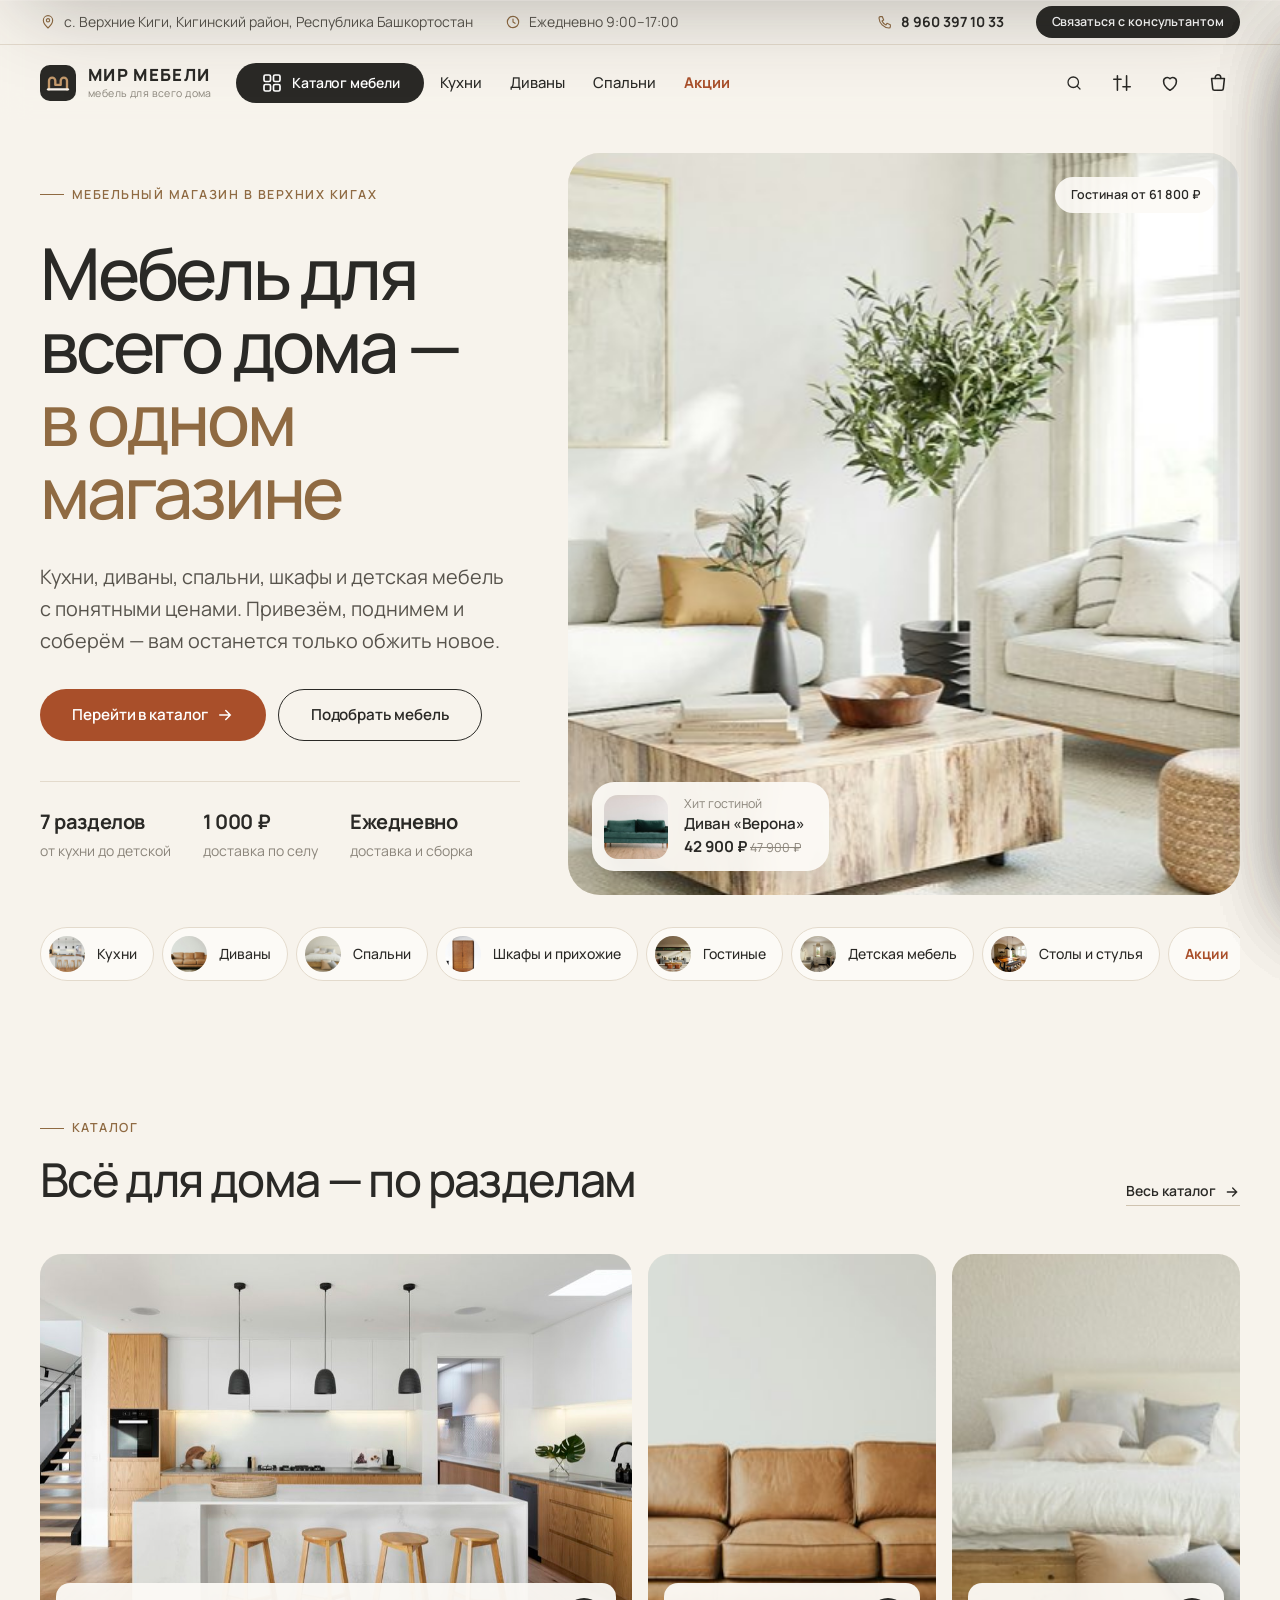
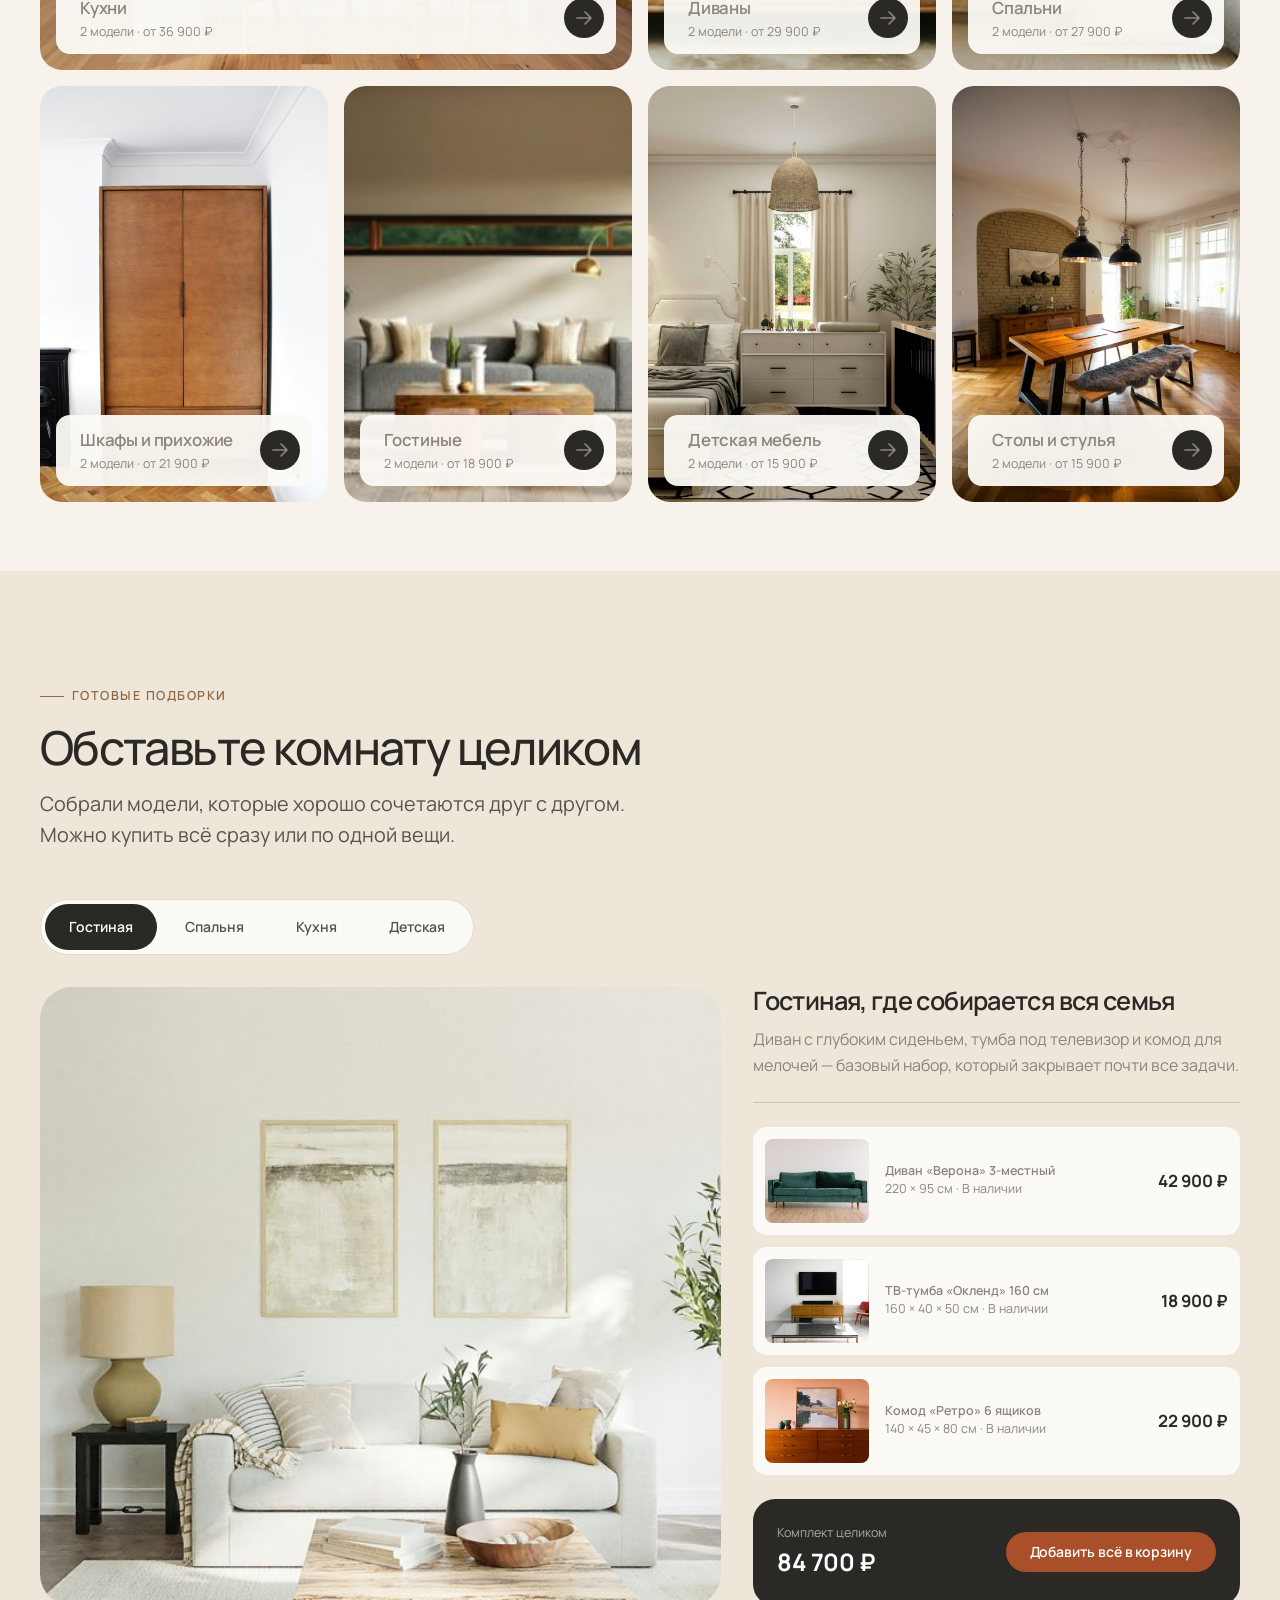
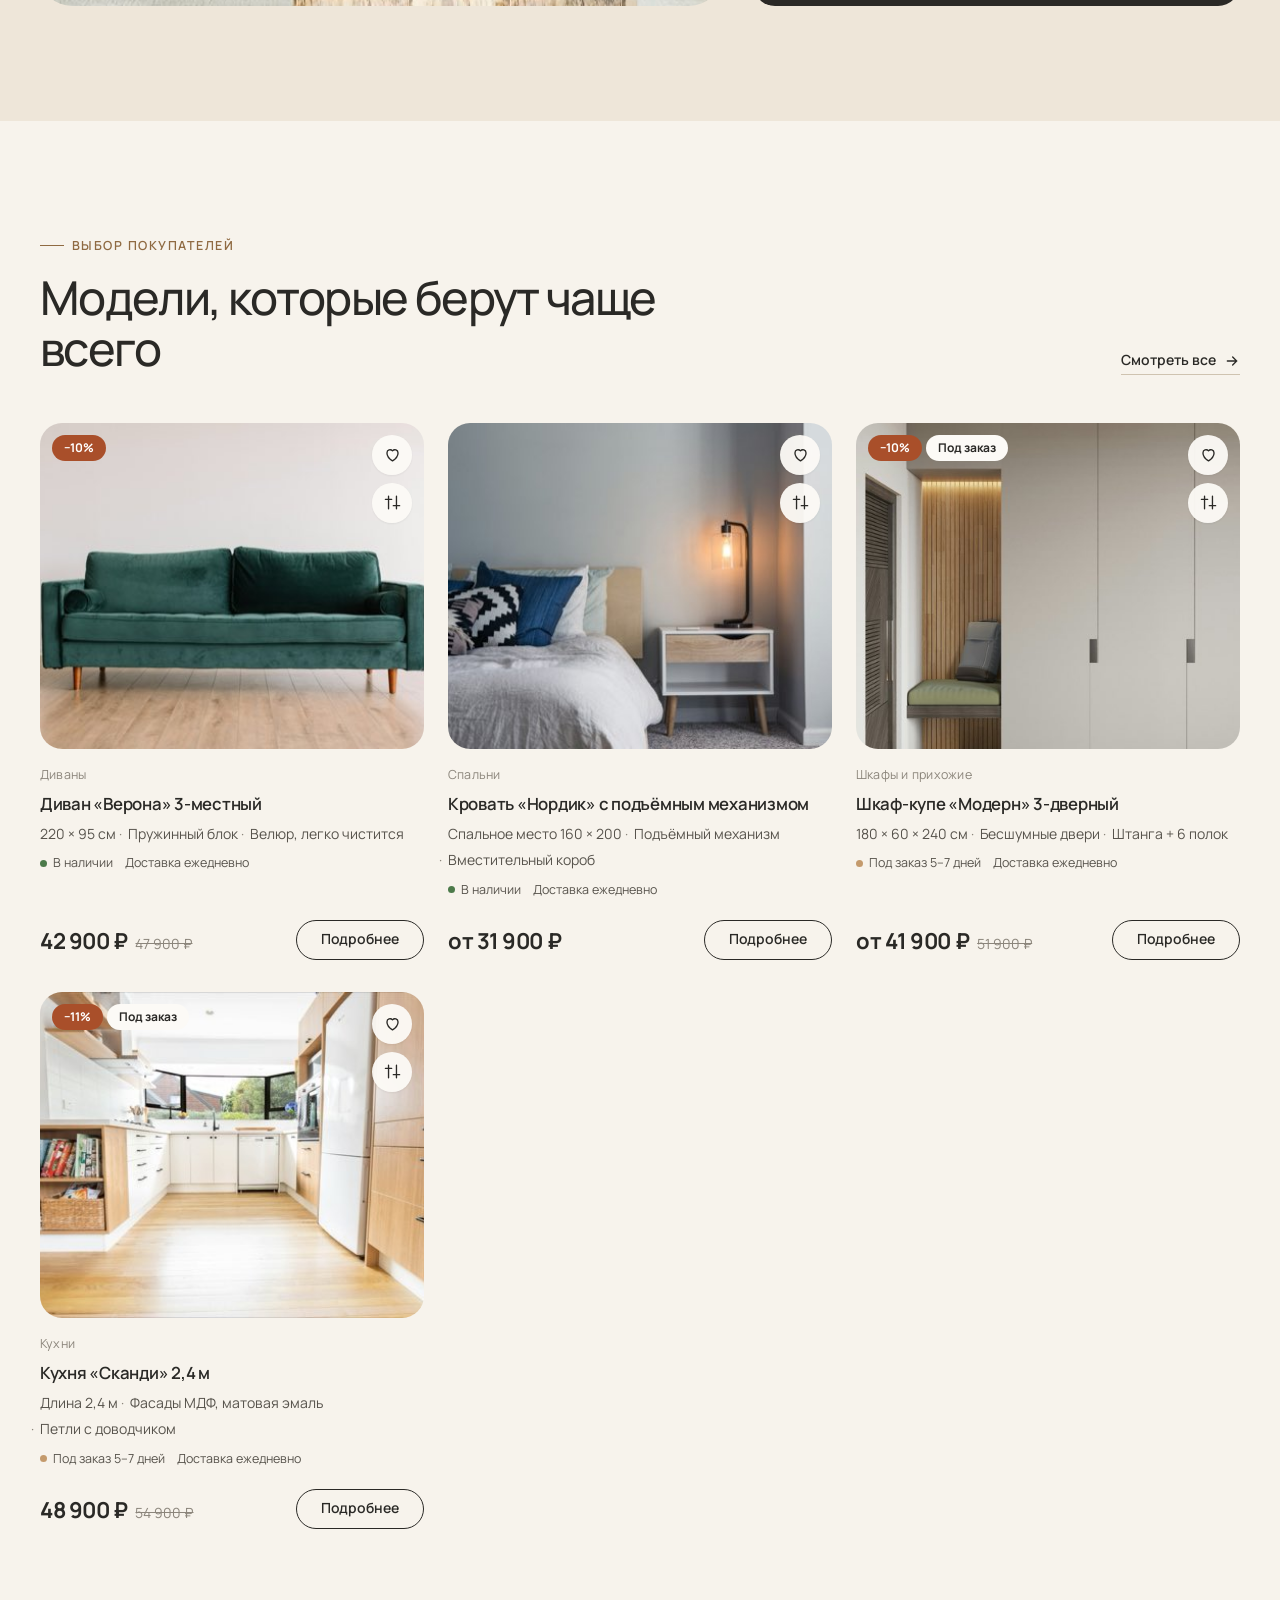
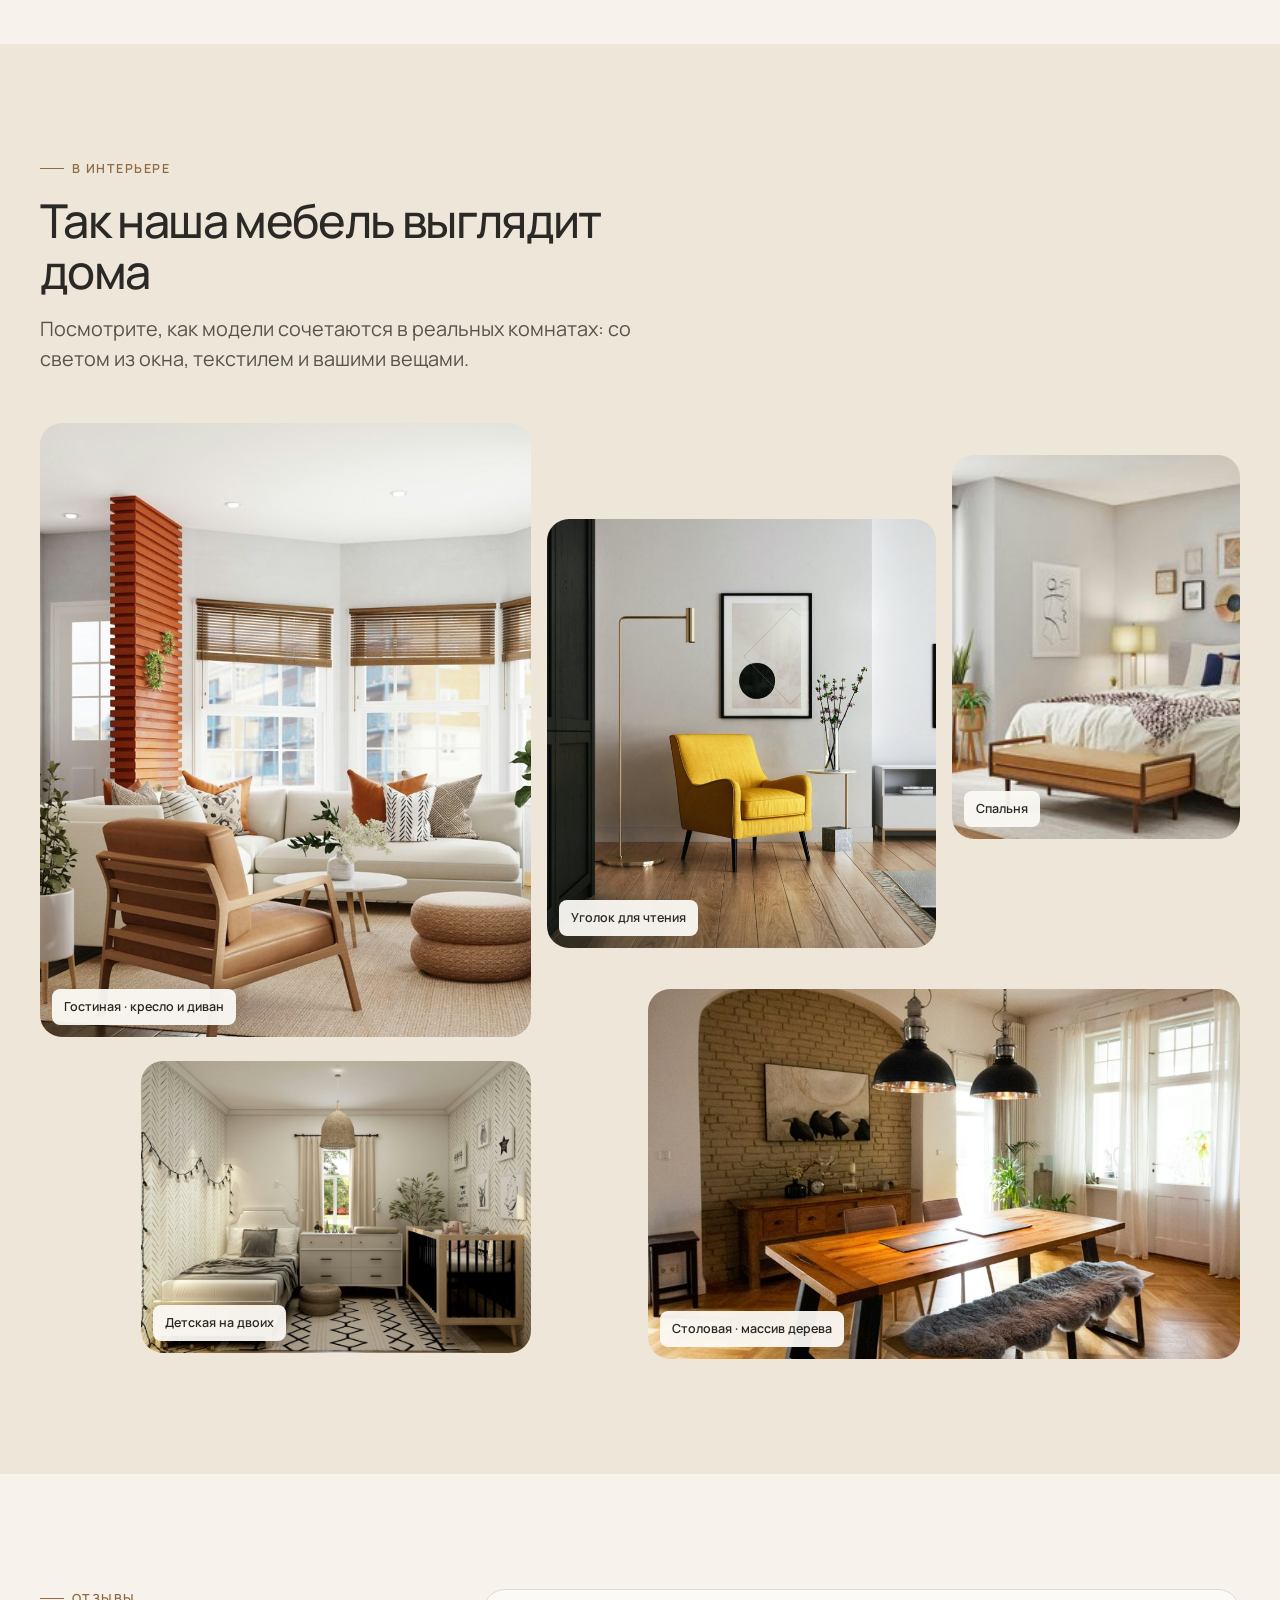
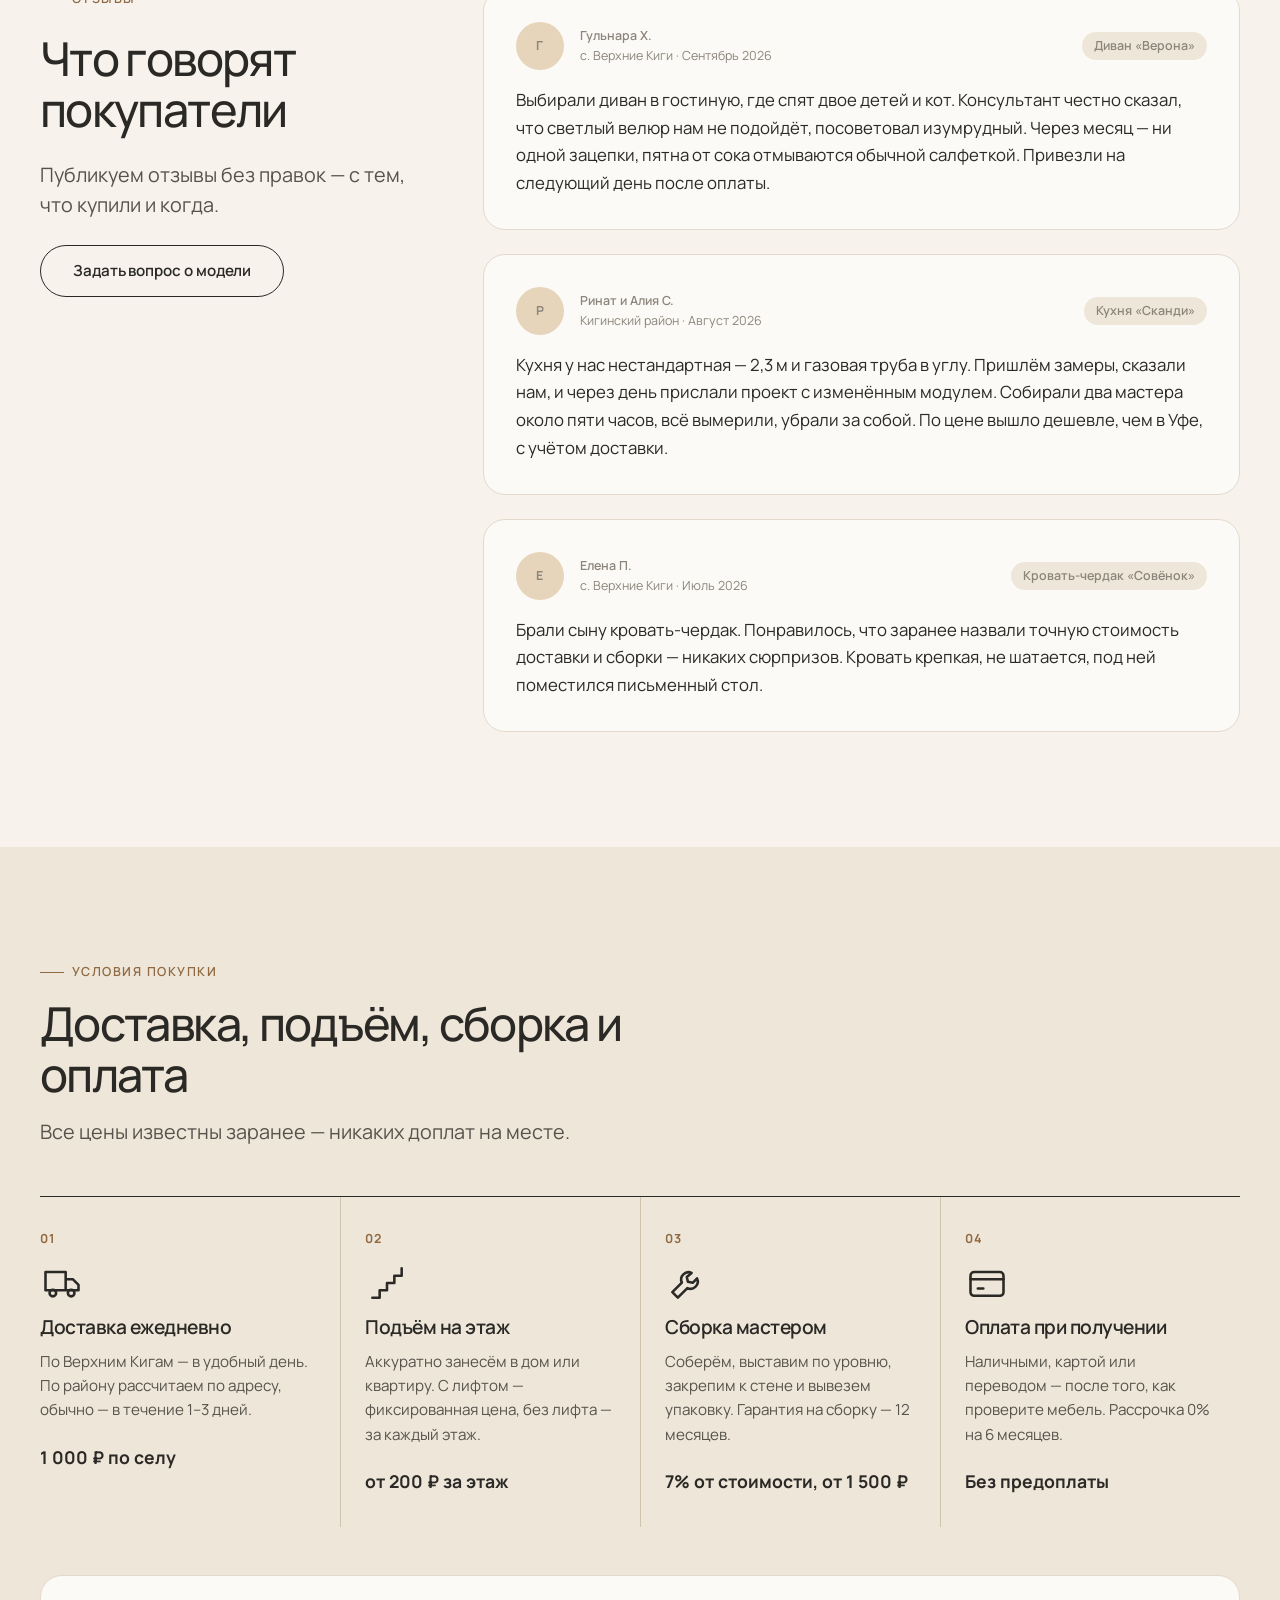
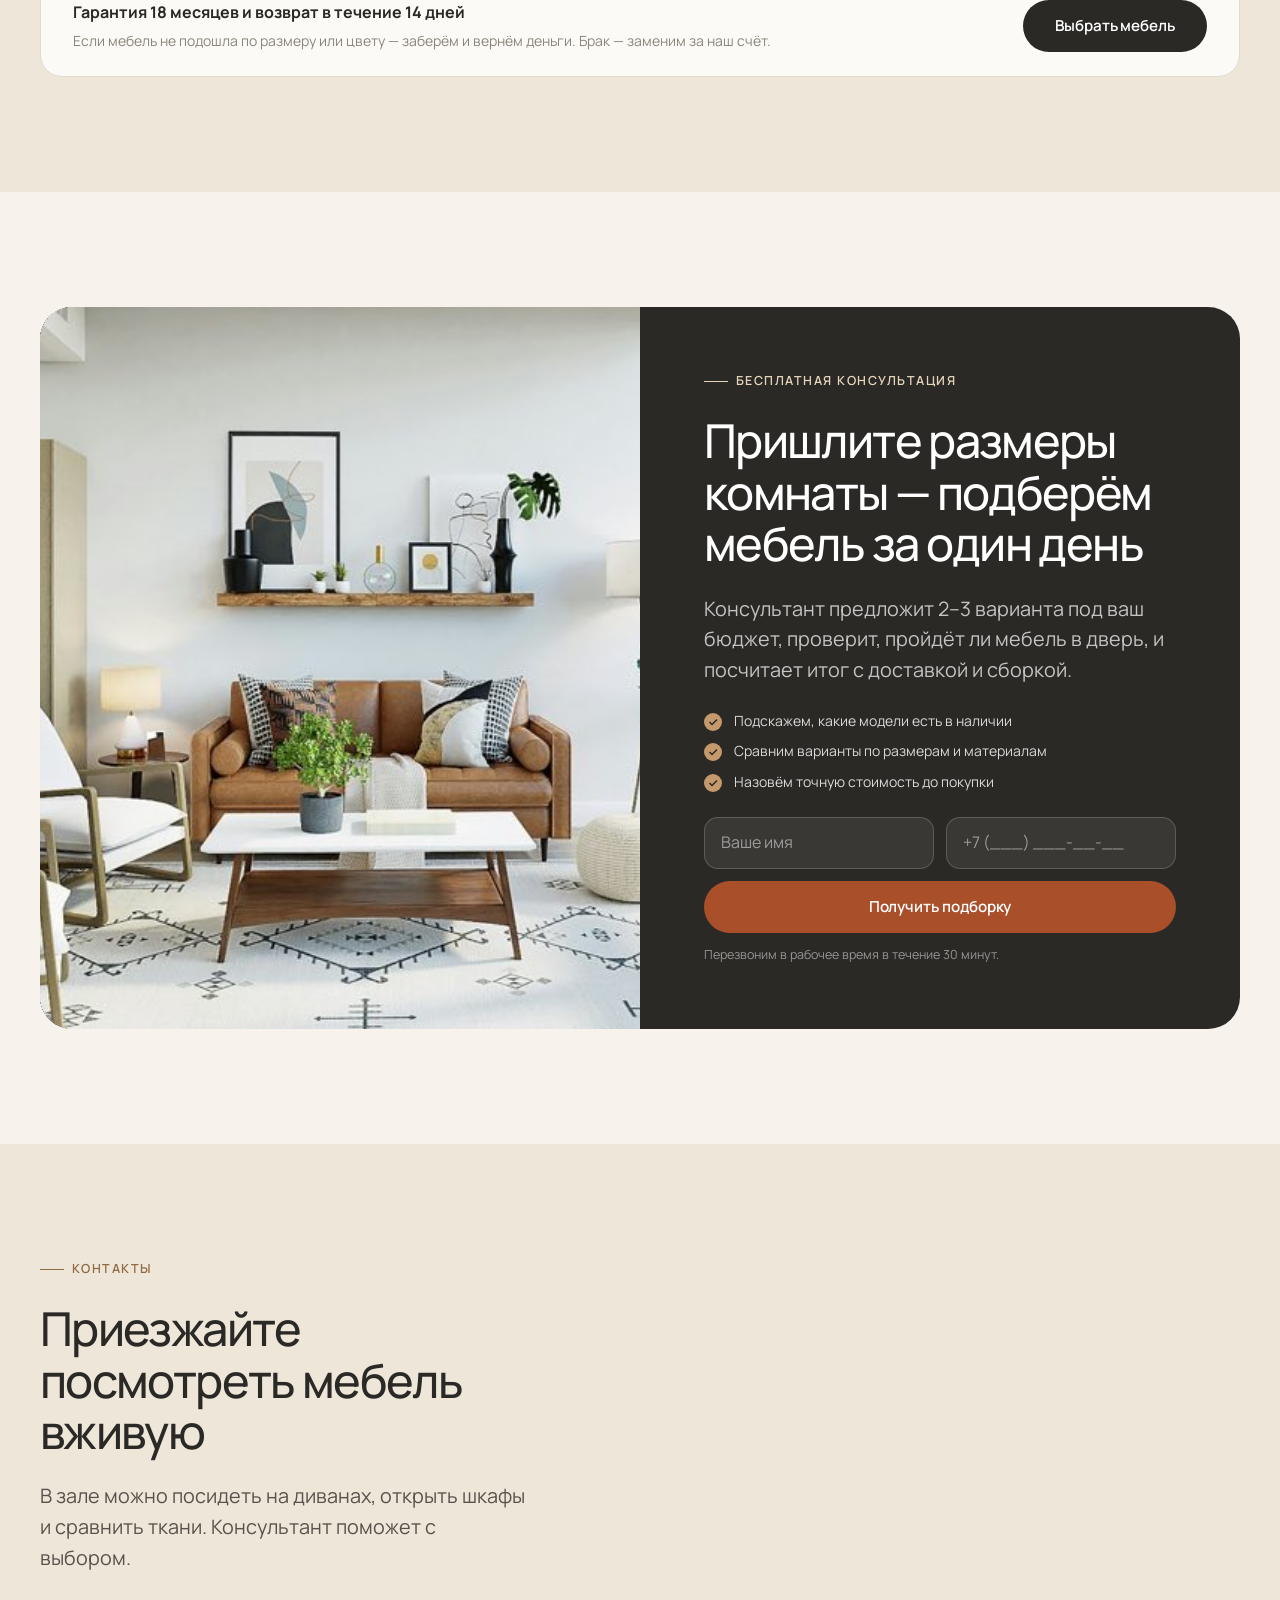
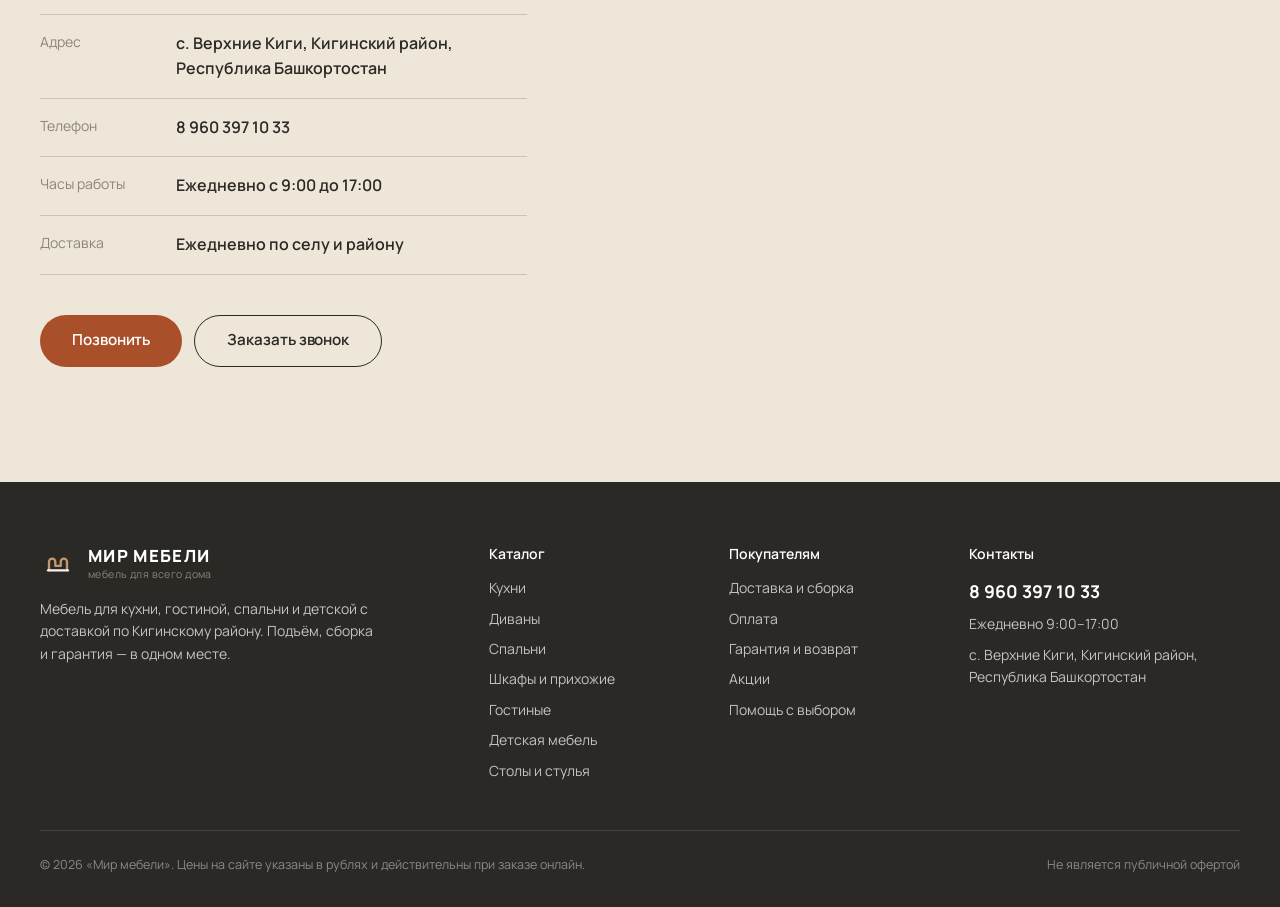
<file: index.html>
<!doctype html>
<html lang="ru">
<head>
  <meta charset="utf-8">
  <meta name="viewport" content="width=device-width, initial-scale=1, viewport-fit=cover">
  <title>Мир мебели — мебель для всего дома в Верхних Кигах с доставкой и сборкой</title>
  <meta name="description" content="Кухни, диваны, спальни, шкафы, прихожие и детская мебель в селе Верхние Киги. Прозрачные цены, доставка ежедневно от 1 000 ₽, подъём и сборка. ☎ 8 960 397 10 33">
  <meta name="theme-color" content="#F7F3EC">
  <link rel="canonical" href="https://mir-mebeli.example/">
  <meta property="og:type" content="website">
  <meta property="og:title" content="Мир мебели — мебель для всего дома">
  <meta property="og:description" content="Кухни, диваны, спальни и детская мебель с доставкой и сборкой по Кигинскому району.">
  <meta property="og:image" content="assets/img/1633505899118-4ca6bd143043-1280.jpg">
  <meta property="og:locale" content="ru_RU">
  <link rel="icon" href="favicon.svg" type="image/svg+xml">
  <link rel="preconnect" href="https://fonts.googleapis.com">
  <link rel="preconnect" href="https://fonts.gstatic.com" crossorigin>
  <link href="https://fonts.googleapis.com/css2?family=Manrope:wght@400;500;600;700;800&display=swap" rel="stylesheet">
  <link rel="preload" as="image" href="assets/img/1633505899118-4ca6bd143043-960.jpg" imagesrcset="assets/img/1633505899118-4ca6bd143043-480.jpg 480w, assets/img/1633505899118-4ca6bd143043-960.jpg 960w, assets/img/1633505899118-4ca6bd143043-1280.jpg 1280w" imagesizes="(max-width: 900px) 100vw, 58vw">
  <link rel="stylesheet" href="assets/css/styles.css?v=3">
  <script type="application/ld+json">
  {
    "@context": "https://schema.org",
    "@type": "FurnitureStore",
    "name": "Мир мебели",
    "telephone": "+7 960 397-10-33",
    "openingHours": "Mo-Su 09:00-17:00",
    "address": { "@type": "PostalAddress", "addressLocality": "с. Верхние Киги", "addressRegion": "Республика Башкортостан", "addressCountry": "RU" },
    "areaServed": "Кигинский район",
    "priceRange": "15 900 ₽ – 54 900 ₽"
  }
  </script>
</head>
<body data-page="home">
  <a class="skip-link" href="#main">Перейти к содержимому</a>
  <div id="site-header" style="min-height:var(--header-h)"></div>

  <main id="main">
    <!-- 1. Первый экран -->
    <section class="hero" aria-labelledby="hero-title">
      <div class="container">
        <div class="hero__grid">
          <div class="hero__copy">
            <span class="eyebrow rise">Мебельный магазин в Верхних Кигах</span>
            <h1 class="hero__title rise" id="hero-title" style="--d:.05s">Мебель для всего дома&nbsp;— <em>в&nbsp;одном магазине</em></h1>
            <p class="hero__text rise" style="--d:.1s">Кухни, диваны, спальни, шкафы и детская мебель с понятными ценами. Привезём, поднимем и соберём — вам останется только обжить новое.</p>
            <div class="hero__actions rise" style="--d:.15s">
              <a class="btn btn--primary" href="catalog.html">Перейти в каталог
                <svg viewBox="0 0 24 24" width="18" height="18" fill="none" stroke="currentColor" stroke-width="2" stroke-linecap="round" aria-hidden="true"><path d="M5 12h14M13 6l6 6-6 6"/></svg></a>
              <button class="btn btn--ghost" data-open="consult">Подобрать мебель</button>
            </div>
            <div class="hero__facts rise" style="--d:.2s">
              <div class="hero__fact"><b>7 разделов</b><span>от кухни до детской</span></div>
              <div class="hero__fact"><b>1 000 ₽</b><span>доставка по селу</span></div>
              <div class="hero__fact"><b>Ежедневно</b><span>доставка и сборка</span></div>
            </div>
          </div>
          <div class="hero__media">
            <img data-parallax="0.06"
              src="assets/img/1633505899118-4ca6bd143043-960.jpg"
              srcset="assets/img/1633505899118-4ca6bd143043-480.jpg 480w, assets/img/1633505899118-4ca6bd143043-960.jpg 960w, assets/img/1633505899118-4ca6bd143043-1280.jpg 1280w"
              sizes="(max-width: 900px) 100vw, 58vw" alt="Светлая гостиная: два дивана, журнальный стол из дерева, пуф и оливковое дерево у окна" width="1400" height="788" fetchpriority="high">
            <span class="hero__tag">Гостиная от 61 800 ₽</span>
            <a class="hero__chip" href="product.html?id=sofa-verona">
              <img src="assets/img/1555041469-a586c61ea9bc-480.jpg" alt="" width="64" height="64">
              <span><small>Хит гостиной</small><b>Диван «Верона»</b><strong>42 900 ₽</strong> <small style="display:inline;text-decoration:line-through">47 900 ₽</small></span>
            </a>
          </div>
        </div>
        <nav class="quickcats rise" aria-label="Разделы каталога" style="margin-top:var(--sp-6)" data-quickcats></nav>
      </div>
    </section>

    <!-- 2. Категории — мозаика -->
    <section class="section section--tight" aria-labelledby="cats-title">
      <div class="container">
        <div class="section-head reveal">
          <div class="section-head__text">
            <span class="eyebrow">Каталог</span>
            <h2 class="h2" id="cats-title">Всё для дома — по разделам</h2>
          </div>
          <a class="link-arrow" href="catalog.html">Весь каталог <svg viewBox="0 0 24 24" width="16" height="16" fill="none" stroke="currentColor" stroke-width="2" stroke-linecap="round" aria-hidden="true"><path d="M5 12h14M13 6l6 6-6 6"/></svg></a>
        </div>
        <div class="cats" data-cats></div>
      </div>
    </section>

    <!-- 3. Подборки по комнатам -->
    <section class="section section--tint" aria-labelledby="rooms-title">
      <div class="container">
        <div class="section-head reveal">
          <div class="section-head__text">
            <span class="eyebrow">Готовые подборки</span>
            <h2 class="h2" id="rooms-title">Обставьте комнату целиком</h2>
            <p class="lead">Собрали модели, которые хорошо сочетаются друг с другом. Можно купить всё сразу или по одной вещи.</p>
          </div>
        </div>
        <div class="rooms__tabs reveal" role="tablist" aria-label="Комнаты" data-room-tabs></div>
        <div data-room-panels></div>
      </div>
    </section>

    <!-- 4. Популярные модели -->
    <section class="section" aria-labelledby="pop-title">
      <div class="container">
        <div class="section-head reveal">
          <div class="section-head__text">
            <span class="eyebrow">Выбор покупателей</span>
            <h2 class="h2" id="pop-title">Модели, которые берут чаще всего</h2>
          </div>
          <a class="link-arrow" href="catalog.html">Смотреть все <svg viewBox="0 0 24 24" width="16" height="16" fill="none" stroke="currentColor" stroke-width="2" stroke-linecap="round" aria-hidden="true"><path d="M5 12h14M13 6l6 6-6 6"/></svg></a>
        </div>
        <div class="grid-products" data-popular></div>
      </div>
    </section>

    <!-- 5. Интерьеры -->
    <section class="section section--tint" aria-labelledby="int-title" style="overflow:hidden">
      <div class="container">
        <div class="section-head reveal">
          <div class="section-head__text">
            <span class="eyebrow">В интерьере</span>
            <h2 class="h2" id="int-title">Так наша мебель выглядит дома</h2>
            <p class="lead">Посмотрите, как модели сочетаются в реальных комнатах: со светом из окна, текстилем и вашими вещами.</p>
          </div>
        </div>
        <div class="interiors">
          <figure class="interior interior--a reveal"><img data-parallax="0.04" style="height:112%;margin-top:-6%" src="assets/img/1618221639244-c1a8502c0eb9-960.jpg" alt="Гостиная с креслом из дерева и светлым диваном" loading="lazy" width="900" height="1125"><figcaption>Гостиная · кресло и диван</figcaption></figure>
          <figure class="interior interior--b reveal" style="--d:.08s"><img src="assets/img/1586023492125-27b2c045efd7-960.jpg" alt="Жёлтое кресло и торшер у окна" loading="lazy" width="800" height="880"><figcaption>Уголок для чтения</figcaption></figure>
          <figure class="interior interior--c reveal" style="--d:.16s"><img src="assets/img/1616486029423-aaa4789e8c9a-480.jpg" alt="Светлая спальня с кроватью и банкеткой" loading="lazy" width="600" height="800"><figcaption>Спальня</figcaption></figure>
          <figure class="interior interior--d reveal"><img src="assets/img/1600493505500-afac3fc363e6-960.jpg" alt="Детская комната с кроватью и кроваткой" loading="lazy" width="800" height="600"><figcaption>Детская на двоих</figcaption></figure>
          <figure class="interior interior--e reveal" style="--d:.08s"><img data-parallax="0.03" style="height:110%;margin-top:-5%" src="assets/img/1585128903994-9788298932a6-960.jpg" alt="Обеденный стол из массива дерева со скамьёй" loading="lazy" width="1100" height="690"><figcaption>Столовая · массив дерева</figcaption></figure>
        </div>
      </div>
    </section>

    <!-- 6. Отзывы -->
    <section class="section" aria-labelledby="rev-title">
      <div class="container reviews">
        <div class="reviews__aside reveal">
          <span class="eyebrow">Отзывы</span>
          <h2 class="h2" id="rev-title">Что говорят покупатели</h2>
          <p class="lead">Публикуем отзывы без правок — с тем, что купили и когда.</p>
          <button class="btn btn--ghost" data-open="consult" style="justify-self:start">Задать вопрос о модели</button>
        </div>
        <div class="reviews__list" data-reviews></div>
      </div>
    </section>

    <!-- 7. Доставка, оплата, сборка -->
    <section class="section section--tint" id="service" aria-labelledby="srv-title">
      <div class="container">
        <div class="section-head reveal">
          <div class="section-head__text">
            <span class="eyebrow">Условия покупки</span>
            <h2 class="h2" id="srv-title">Доставка, подъём, сборка и оплата</h2>
            <p class="lead">Все цены известны заранее — никаких доплат на месте.</p>
          </div>
        </div>
        <div class="service">
          <div class="service__item reveal">
            <span class="service__num">01</span>
            <svg class="service__icon" viewBox="0 0 24 24" fill="none" stroke="currentColor" stroke-width="1.4" stroke-linecap="round" stroke-linejoin="round" aria-hidden="true"><path d="M3 6h11v10H3zM14 10h4l3 3v3h-7"/><circle cx="7" cy="17.5" r="1.8"/><circle cx="17" cy="17.5" r="1.8"/></svg>
            <h3>Доставка ежедневно</h3>
            <p>По Верхним Кигам — в удобный день. По району рассчитаем по адресу, обычно — в течение 1–3 дней.</p>
            <span class="service__price">1 000 ₽ по селу</span>
          </div>
          <div class="service__item reveal" style="--d:.06s">
            <span class="service__num">02</span>
            <svg class="service__icon" viewBox="0 0 24 24" fill="none" stroke="currentColor" stroke-width="1.4" stroke-linecap="round" stroke-linejoin="round" aria-hidden="true"><path d="M4 20h4v-4h4v-4h4V8h4V4"/></svg>
            <h3>Подъём на этаж</h3>
            <p>Аккуратно занесём в дом или квартиру. С лифтом — фиксированная цена, без лифта — за каждый этаж.</p>
            <span class="service__price">от 200 ₽ за этаж</span>
          </div>
          <div class="service__item reveal" style="--d:.12s">
            <span class="service__num">03</span>
            <svg class="service__icon" viewBox="0 0 24 24" fill="none" stroke="currentColor" stroke-width="1.4" stroke-linecap="round" stroke-linejoin="round" aria-hidden="true"><path d="M14.5 6.5a4 4 0 0 0-5.3 5.3L4 17l3 3 5.2-5.2a4 4 0 0 0 5.3-5.3l-2.4 2.4-2.6-.6-.6-2.6 2.6-2.2z"/></svg>
            <h3>Сборка мастером</h3>
            <p>Соберём, выставим по уровню, закрепим к стене и вывезем упаковку. Гарантия на сборку — 12 месяцев.</p>
            <span class="service__price">7% от стоимости, от 1 500 ₽</span>
          </div>
          <div class="service__item reveal" style="--d:.18s">
            <span class="service__num">04</span>
            <svg class="service__icon" viewBox="0 0 24 24" fill="none" stroke="currentColor" stroke-width="1.4" stroke-linecap="round" stroke-linejoin="round" aria-hidden="true"><rect x="3" y="6" width="18" height="13" rx="2"/><path d="M3 10h18M7 15h3"/></svg>
            <h3>Оплата при получении</h3>
            <p>Наличными, картой или переводом — после того, как проверите мебель. Рассрочка 0% на 6 месяцев.</p>
            <span class="service__price">Без предоплаты</span>
          </div>
        </div>
        <div class="service__bar reveal">
          <div style="display:grid;gap:var(--sp-1)"><b>Гарантия 18 месяцев и возврат в течение 14 дней</b><span class="muted" style="font-size:var(--fs-sm)">Если мебель не подошла по размеру или цвету — заберём и вернём деньги. Брак — заменим за наш счёт.</span></div>
          <a class="btn btn--dark" href="catalog.html">Выбрать мебель</a>
        </div>
      </div>
    </section>

    <!-- 8. Консультация -->
    <section class="section" aria-labelledby="cons-title">
      <div class="container">
        <div class="consult reveal">
          <div class="consult__media"><img data-parallax="0.04" style="height:112%;top:-6%" src="assets/img/1618221469555-7f3ad97540d6-960.jpg" alt="Светлая гостиная с креслом и диваном" loading="lazy" width="1100" height="733"></div>
          <div class="consult__body">
            <span class="eyebrow">Бесплатная консультация</span>
            <h2 class="h2" id="cons-title">Пришлите размеры комнаты — подберём мебель за один день</h2>
            <p class="lead">Консультант предложит 2–3 варианта под ваш бюджет, проверит, пройдёт ли мебель в дверь, и посчитает итог с доставкой и сборкой.</p>
            <ul class="consult__steps">
              <li>Подскажем, какие модели есть в наличии</li>
              <li>Сравним варианты по размерам и материалам</li>
              <li>Назовём точную стоимость до покупки</li>
            </ul>
            <form class="form" data-form novalidate>
              <div class="form__row">
                <div class="field"><label class="sr-only" for="h-name">Имя</label><input class="input" id="h-name" name="name" placeholder="Ваше имя" required autocomplete="name"></div>
                <div class="field"><label class="sr-only" for="h-phone">Телефон</label><input class="input" id="h-phone" name="phone" type="tel" placeholder="+7 (___) ___-__-__" required data-phone autocomplete="tel"></div>
              </div>
              <button class="btn btn--primary" type="submit">Получить подборку</button>
              <p class="form__note">Перезвоним в рабочее время в течение 30 минут.</p>
              <div class="form__success" role="status">Спасибо! Консультант скоро позвонит.</div>
            </form>
          </div>
        </div>
      </div>
    </section>

    <!-- 9. Контакты -->
    <section class="section section--tint" id="contacts" aria-labelledby="ct-title">
      <div class="container contacts">
        <div class="contacts__info reveal">
          <span class="eyebrow">Контакты</span>
          <h2 class="h2" id="ct-title">Приезжайте посмотреть мебель вживую</h2>
          <p class="lead">В зале можно посидеть на диванах, открыть шкафы и сравнить ткани. Консультант поможет с выбором.</p>
          <dl class="contacts__list">
            <div class="contacts__row"><dt>Адрес</dt><dd>с. Верхние Киги, Кигинский район, Республика Башкортостан</dd></div>
            <div class="contacts__row"><dt>Телефон</dt><dd><a href="tel:+79603971033">8 960 397 10 33</a></dd></div>
            <div class="contacts__row"><dt>Часы работы</dt><dd>Ежедневно с 9:00 до 17:00</dd></div>
            <div class="contacts__row"><dt>Доставка</dt><dd>Ежедневно по селу и району</dd></div>
          </dl>
          <div style="display:flex;gap:var(--sp-3);flex-wrap:wrap">
            <a class="btn btn--primary" href="tel:+79603971033">Позвонить</a>
            <button class="btn btn--ghost" data-open="consult">Заказать звонок</button>
          </div>
        </div>
        <div class="contacts__map reveal" style="--d:.1s">
          <iframe title="Карта: с. Верхние Киги" loading="lazy" src="https://yandex.ru/map-widget/v1/?ll=58.6050%2C55.4100&z=14&pt=58.6050%2C55.4100%2Cpm2rdm" allowfullscreen></iframe>
        </div>
      </div>
    </section>
  </main>

  <div id="site-footer"></div>

  <script src="assets/js/data.js?v=3" defer></script>
  <script src="assets/js/app.js?v=3" defer></script>
  <script src="assets/js/home.js?v=3" defer></script>
</body>
</html>
</file>
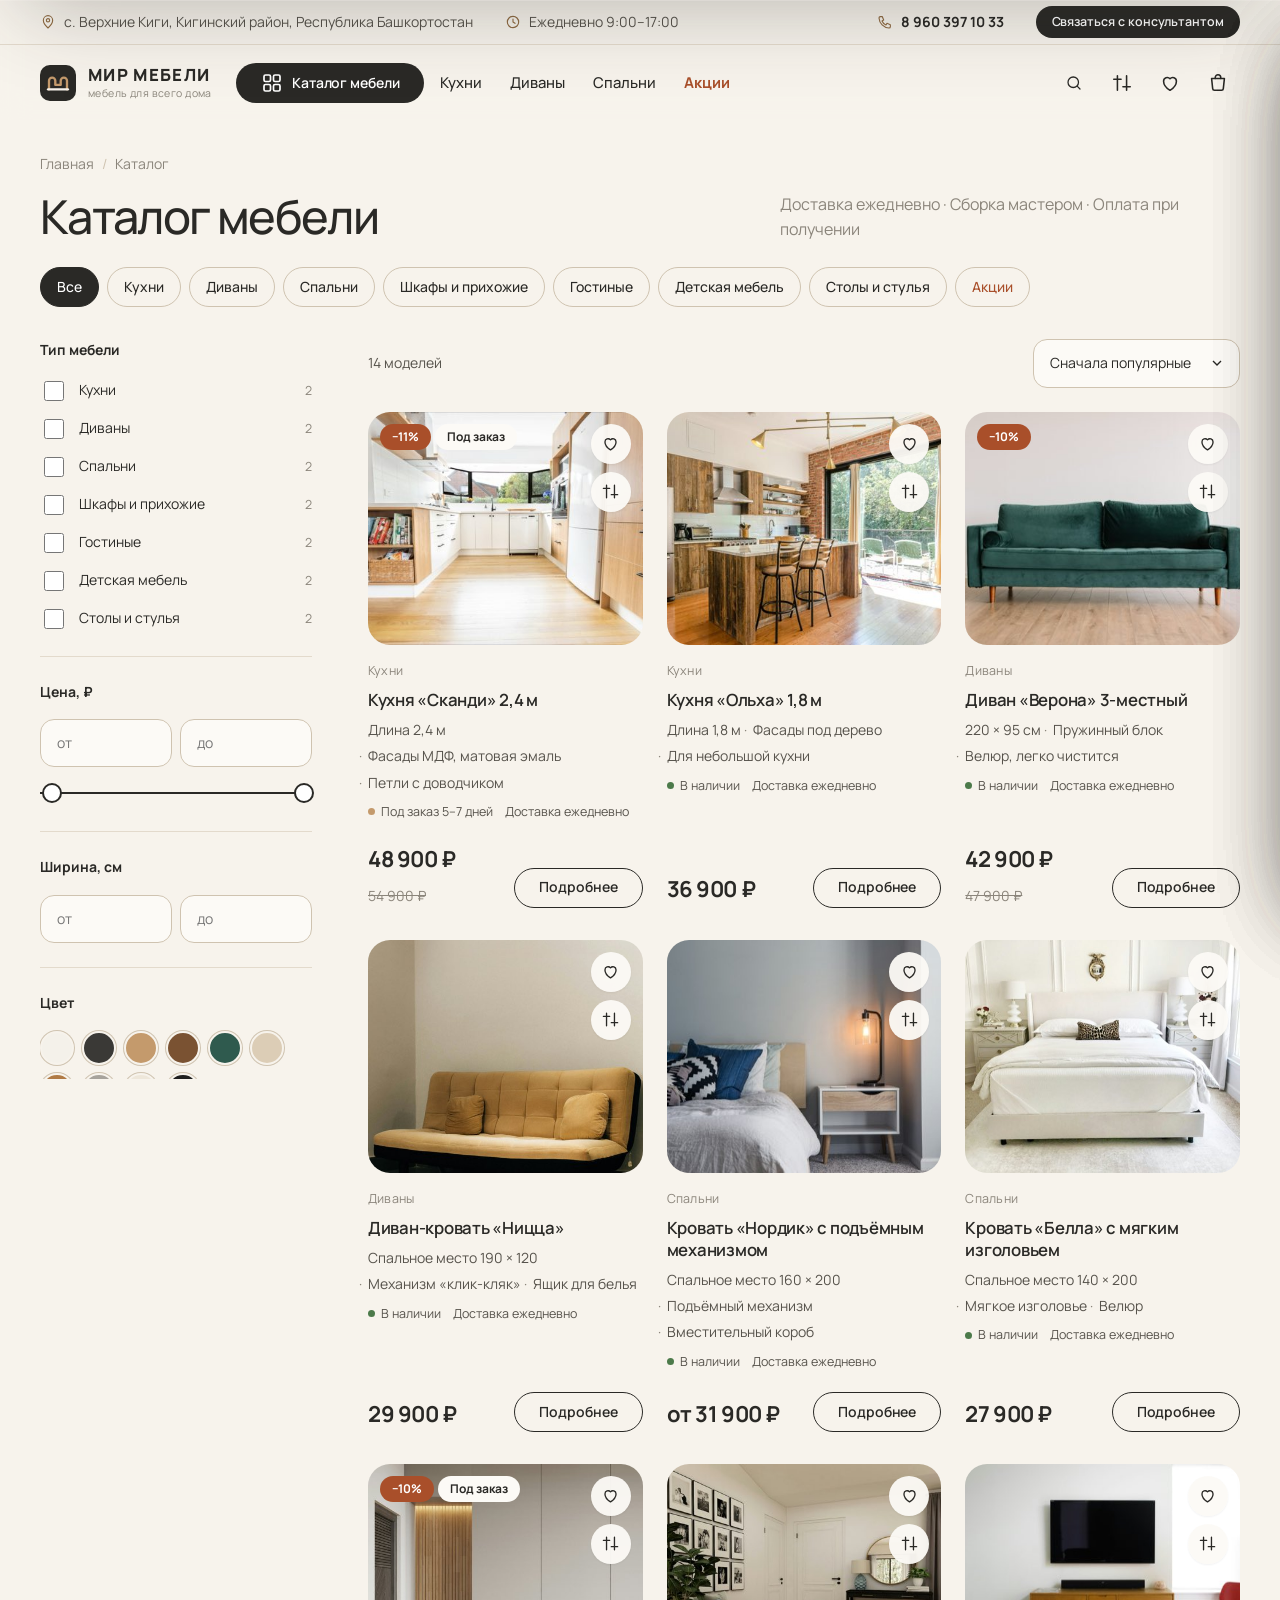
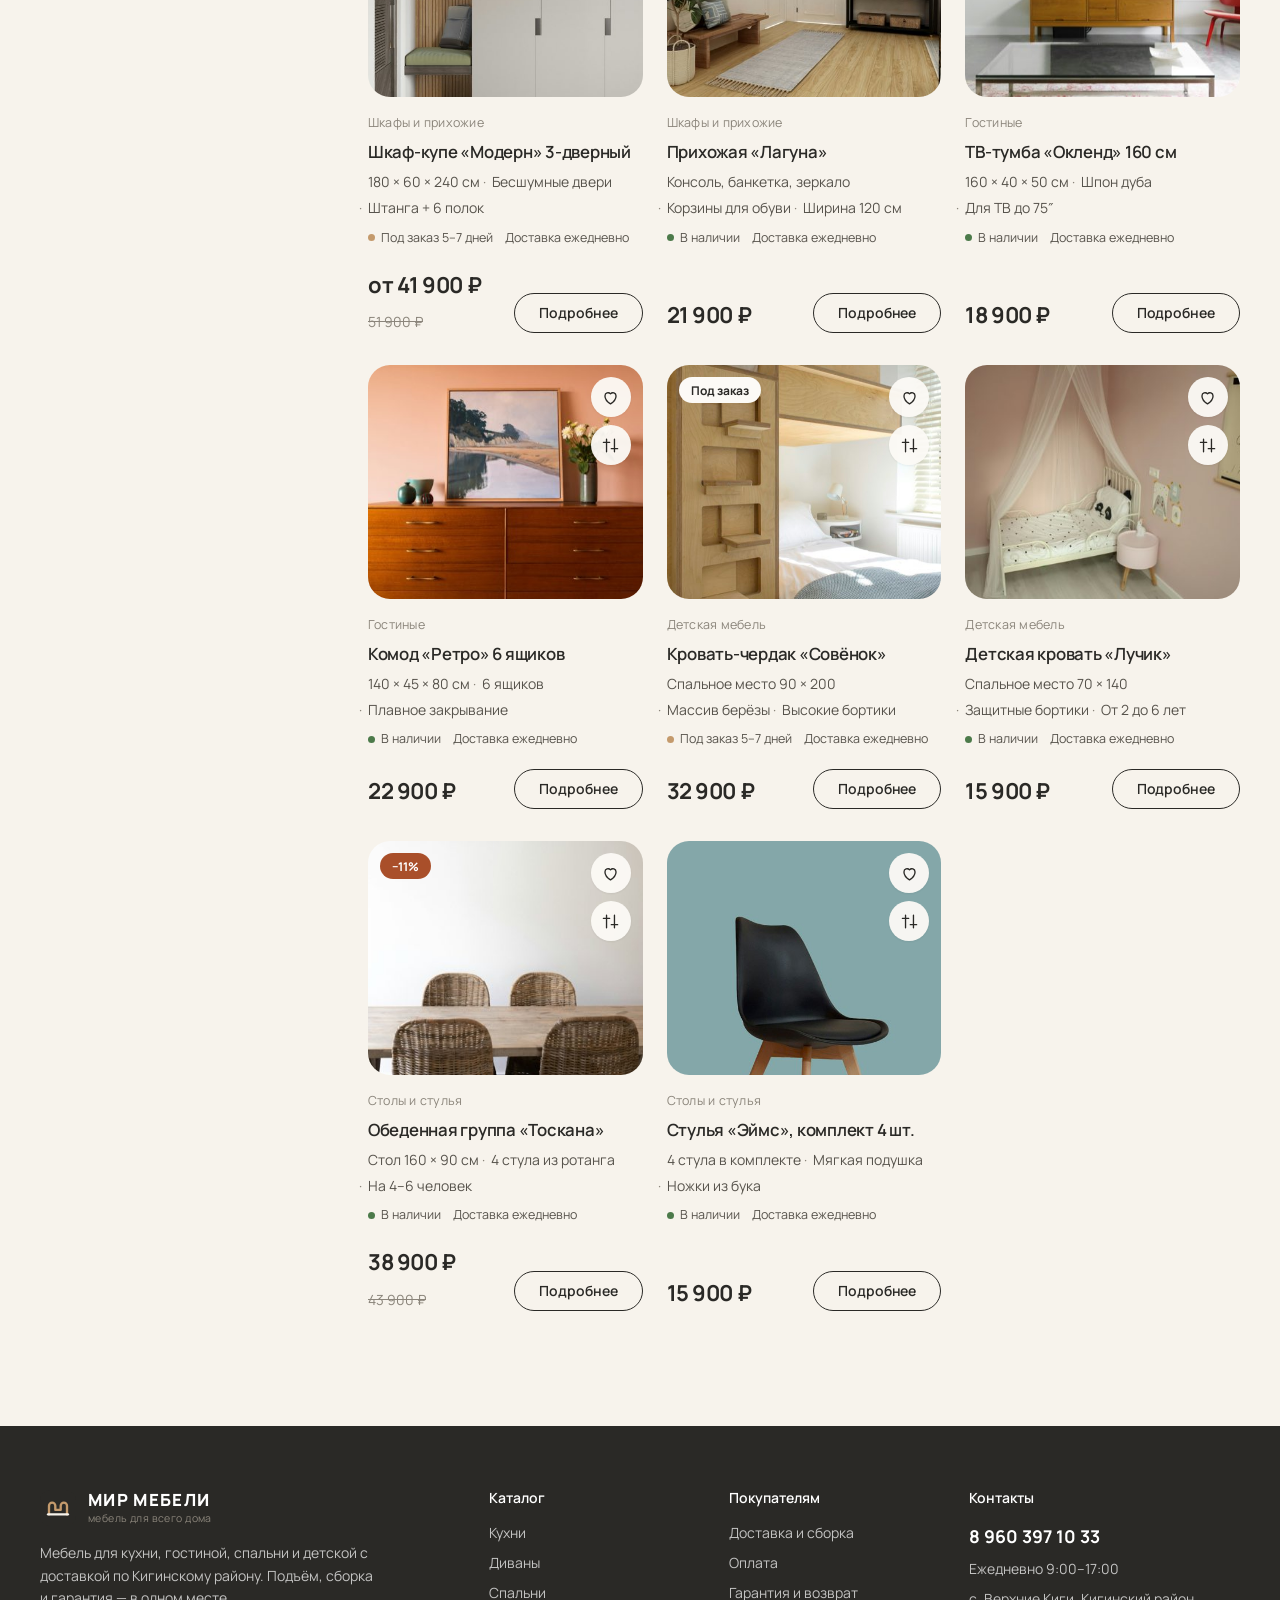
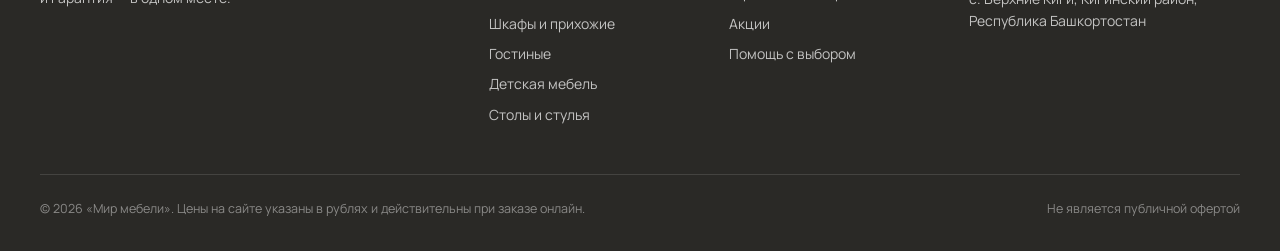
<file: catalog.html>
<!doctype html>
<html lang="ru">
<head>
  <meta charset="utf-8">
  <meta name="viewport" content="width=device-width, initial-scale=1, viewport-fit=cover">
  <title>Каталог мебели — кухни, диваны, спальни, шкафы | Мир мебели</title>
  <meta name="description" content="Каталог мебели «Мир мебели» в Верхних Кигах: фильтры по цене, размерам, цвету и материалу. Доставка ежедневно, сборка, гарантия 18 месяцев.">
  <meta name="theme-color" content="#F7F3EC">
  <link rel="canonical" href="https://mir-mebeli.example/catalog.html">
  <link rel="icon" href="favicon.svg" type="image/svg+xml">
  <link rel="preconnect" href="https://fonts.googleapis.com">
  <link rel="preconnect" href="https://fonts.gstatic.com" crossorigin>
  <link href="https://fonts.googleapis.com/css2?family=Manrope:wght@400;500;600;700;800&display=swap" rel="stylesheet">
  <link rel="stylesheet" href="assets/css/styles.css?v=3">
</head>
<body data-page="catalog">
  <a class="skip-link" href="#main">Перейти к содержимому</a>
  <div id="site-header" style="min-height:var(--header-h)"></div>

  <main id="main">
    <div class="container">
      <header class="page-head">
        <nav aria-label="Хлебные крошки"><ol class="crumbs" style="list-style:none;padding:0;margin:0 0 var(--sp-4)"><li><a href="index.html">Главная</a></li><li data-crumb>Каталог</li></ol></nav>
        <div class="page-head__row">
          <h1 class="page-title" data-title>Каталог мебели</h1>
          <p class="muted" data-subtitle style="max-width:460px">Доставка ежедневно · Сборка мастером · Оплата при получении</p>
        </div>
        <nav class="catnav" aria-label="Разделы" data-catnav></nav>
      </header>

      <div class="catalog">
        <aside class="filters" id="filters" aria-label="Фильтры">
          <div class="filters__head"><b style="font-size:1.15rem">Фильтры</b><button class="icon-btn" data-close-filters aria-label="Закрыть фильтры"><svg viewBox="0 0 24 24" width="22" height="22" fill="none" stroke="currentColor" stroke-width="1.7" stroke-linecap="round"><path d="M6 6l12 12M18 6L6 18"/></svg></button></div>
          <form data-filters onsubmit="return false">
            <fieldset class="fgroup" style="border-left:0;border-right:0;border-top:0;margin:0">
              <legend class="fgroup__title" style="padding:0">Тип мебели</legend>
              <div data-f-cats></div>
            </fieldset>
            <div class="fgroup">
              <div class="fgroup__title">Цена, ₽</div>
              <div class="range">
                <label class="sr-only" for="pmin">Цена от</label><input class="input" id="pmin" name="pmin" inputmode="numeric" placeholder="от">
                <label class="sr-only" for="pmax">Цена до</label><input class="input" id="pmax" name="pmax" inputmode="numeric" placeholder="до">
              </div>
              <div class="range-slider" aria-hidden="true">
                <span class="range-slider__track"></span><span class="range-slider__fill" data-fill></span>
                <input type="range" data-rmin tabindex="-1"><input type="range" data-rmax tabindex="-1">
              </div>
            </div>
            <div class="fgroup">
              <div class="fgroup__title">Ширина, см</div>
              <div class="range">
                <label class="sr-only" for="wmin">Ширина от</label><input class="input" id="wmin" name="wmin" inputmode="numeric" placeholder="от">
                <label class="sr-only" for="wmax">Ширина до</label><input class="input" id="wmax" name="wmax" inputmode="numeric" placeholder="до">
              </div>
            </div>
            <div class="fgroup">
              <div class="fgroup__title">Цвет</div>
              <div class="swatches" data-f-colors></div>
            </div>
            <fieldset class="fgroup" style="border-left:0;border-right:0;border-top:0;margin:0">
              <legend class="fgroup__title" style="padding:0">Материал</legend>
              <div data-f-mats></div>
            </fieldset>
            <div class="fgroup">
              <label class="check"><input type="checkbox" name="stock"><span>Только в наличии</span></label>
              <label class="check" style="margin-top:var(--sp-3)"><input type="checkbox" name="sale"><span>Со скидкой</span></label>
            </div>
            <div class="filters__apply" style="display:grid;gap:var(--sp-2);padding-top:var(--sp-5)">
              <button type="button" class="btn btn--dark btn--block filter-open" data-close-filters data-apply>Показать</button>
              <button type="button" class="btn btn--ghost btn--sm" data-reset>Сбросить фильтры</button>
            </div>
          </form>
        </aside>

        <section aria-label="Товары">
          <div class="toolbar">
            <span class="toolbar__count" data-count-text aria-live="polite"></span>
            <div class="toolbar__right">
              <button class="btn btn--ghost btn--sm filter-open" data-open-filters><svg viewBox="0 0 24 24" width="18" height="18" fill="none" stroke="currentColor" stroke-width="1.8" stroke-linecap="round"><path d="M4 6h16M7 12h10M10 18h4"/></svg>Фильтры</button>
              <label class="sr-only" for="sort">Сортировка</label>
              <select class="select" id="sort" data-sort>
                <option value="pop">Сначала популярные</option>
                <option value="asc">Сначала дешевле</option>
                <option value="desc">Сначала дороже</option>
                <option value="sale">Сначала со скидкой</option>
              </select>
            </div>
          </div>
          <div class="chips" data-chips></div>
          <div class="grid-products" data-grid></div>
        </section>
      </div>
    </div>
  </main>

  <div id="site-footer"></div>

  <script src="assets/js/data.js?v=3" defer></script>
  <script src="assets/js/app.js?v=3" defer></script>
  <script src="assets/js/catalog.js?v=3" defer></script>
</body>
</html>
</file>
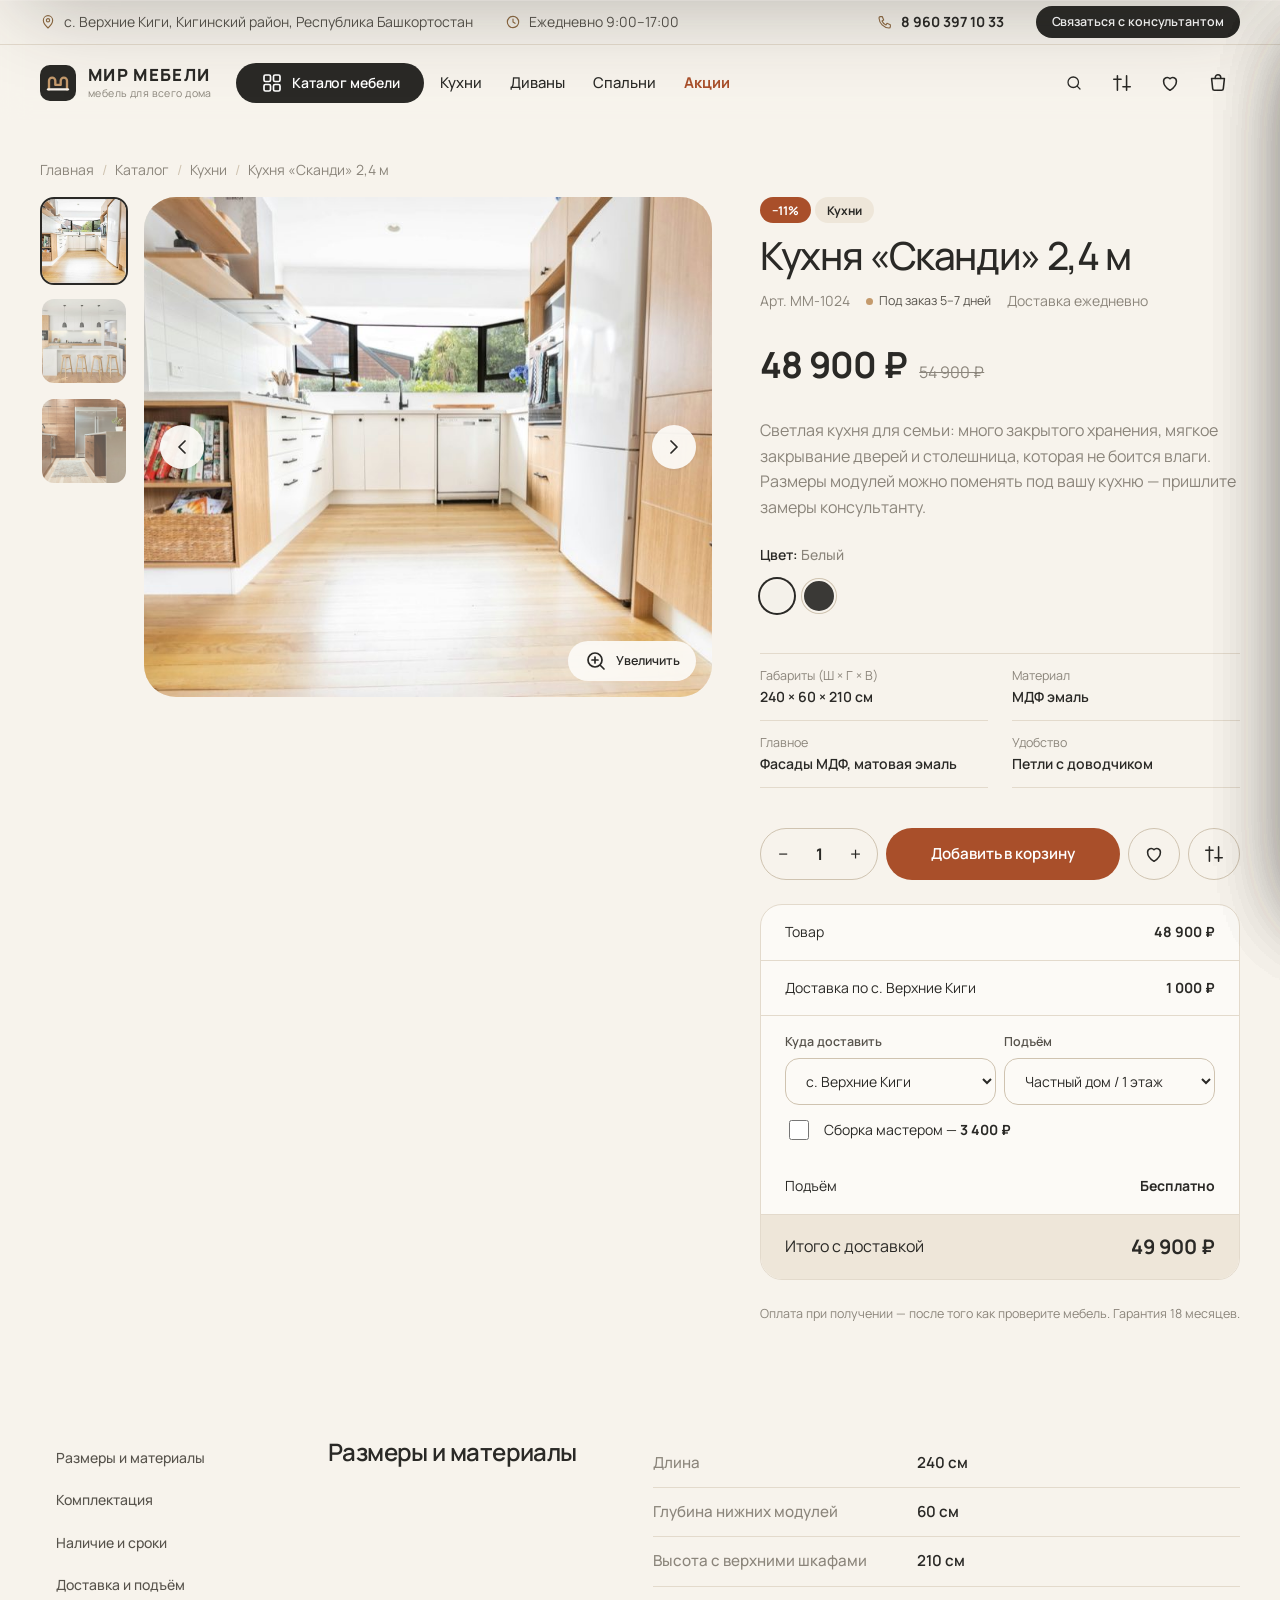
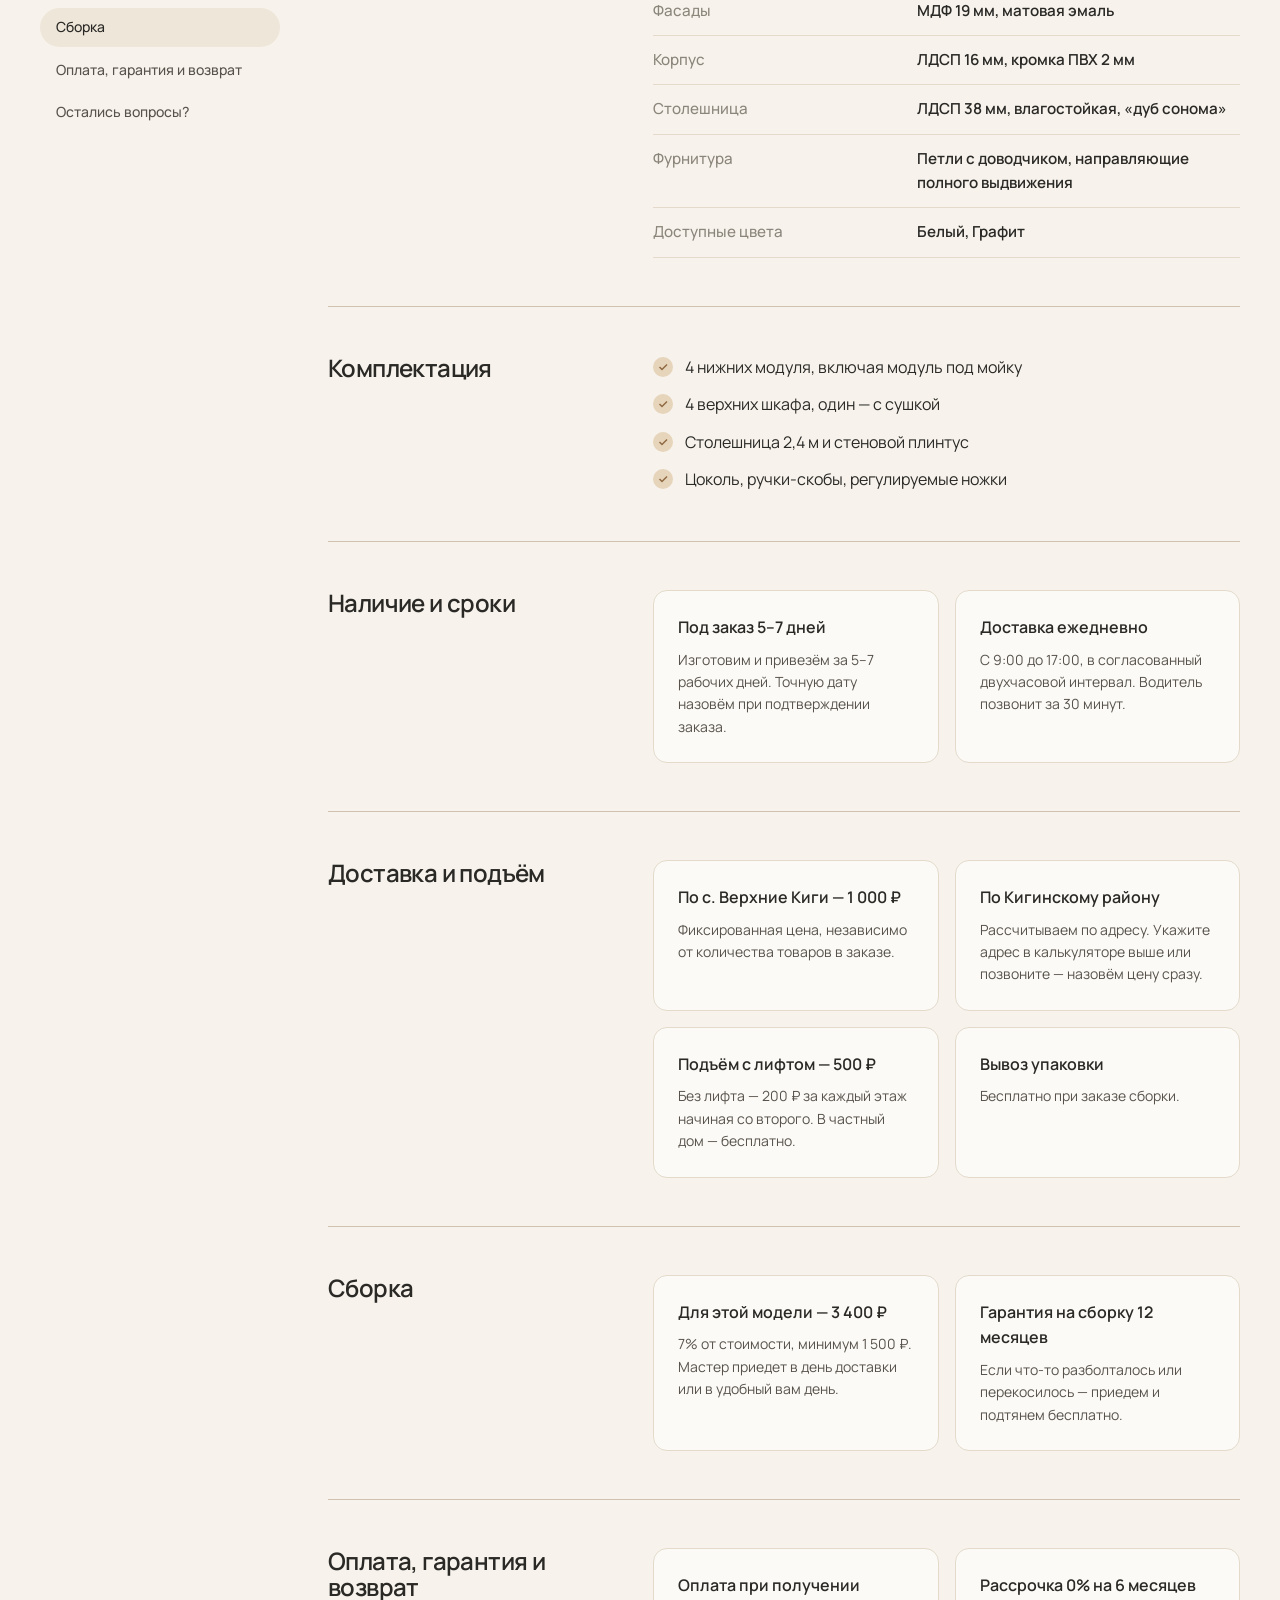
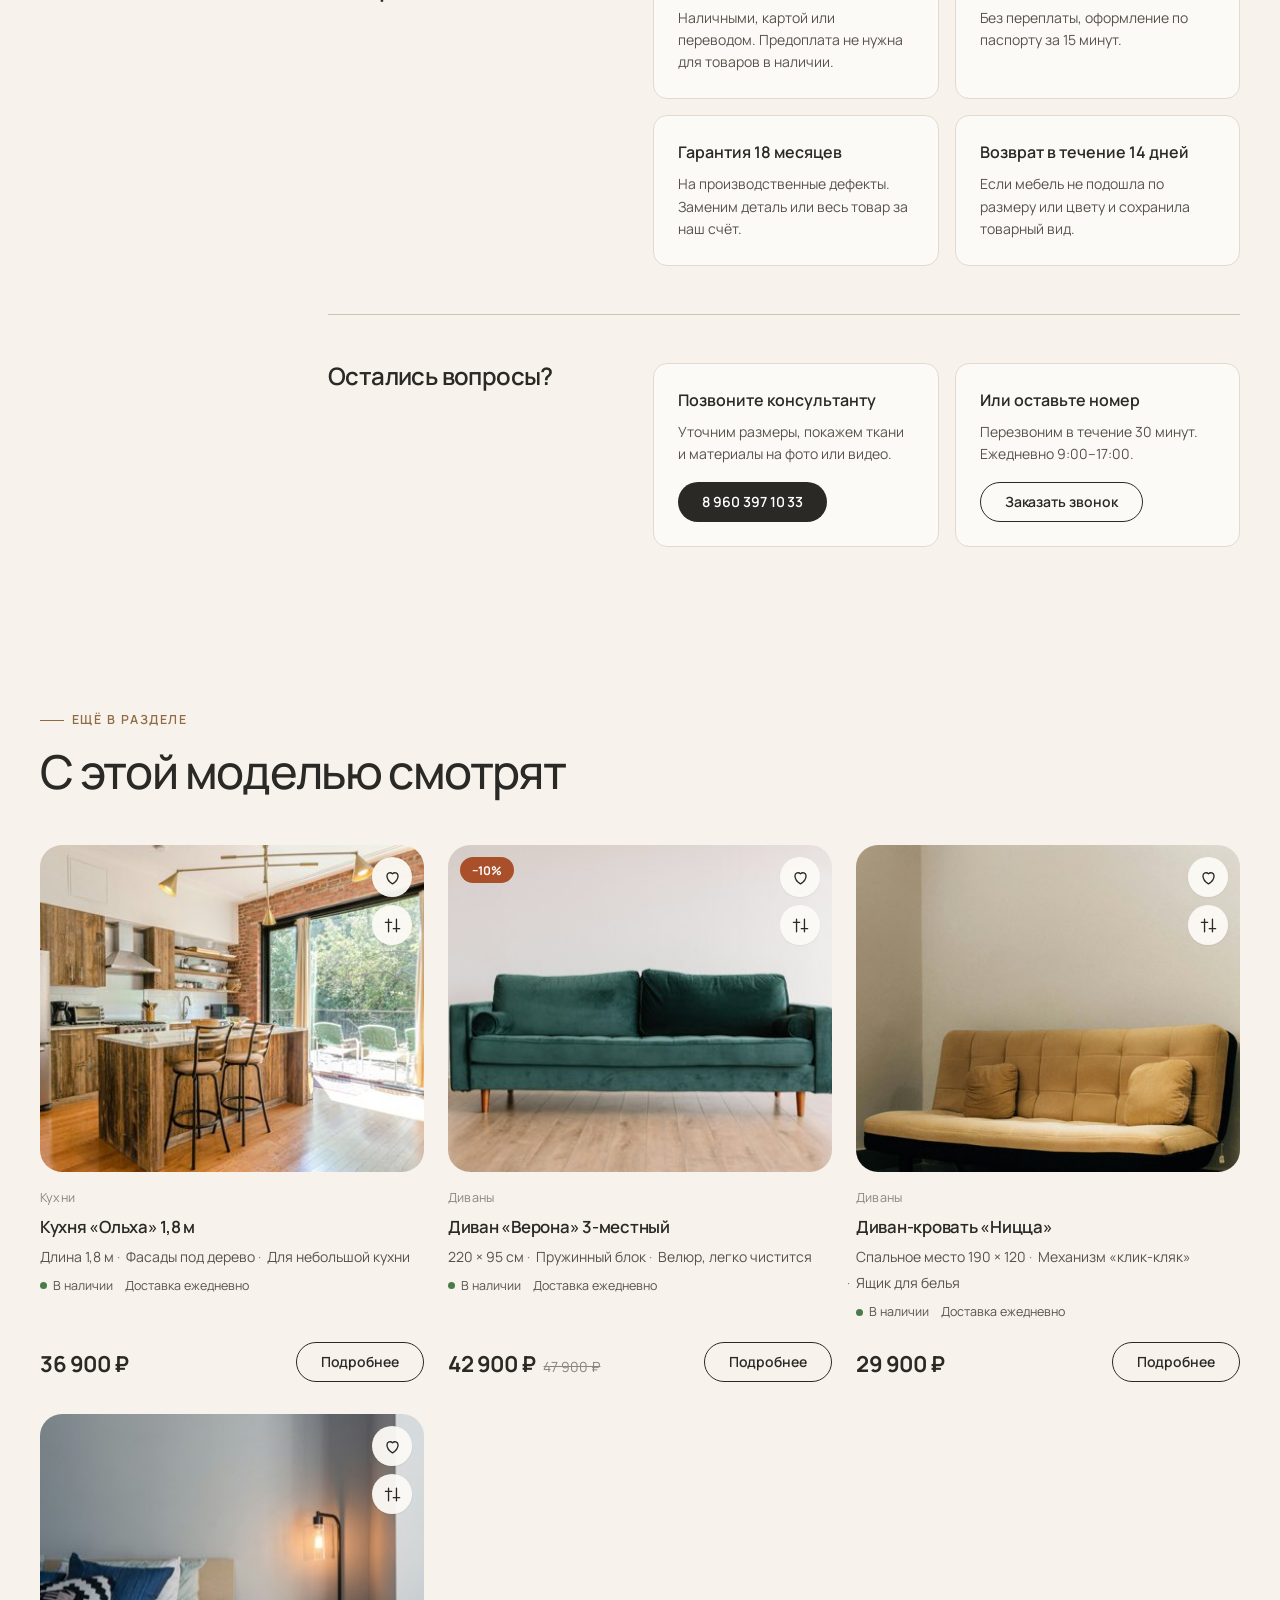
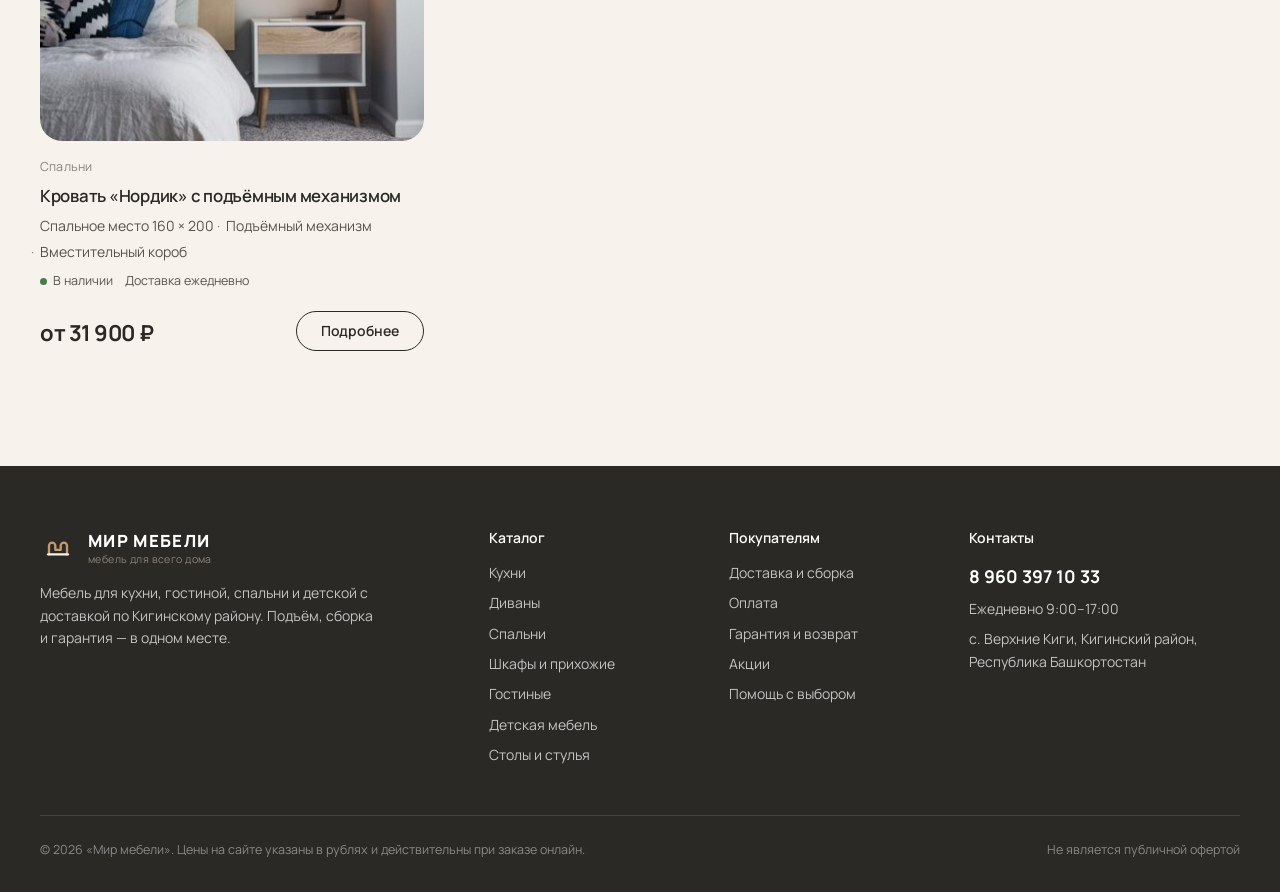
<file: product.html>
<!doctype html>
<html lang="ru">
<head>
  <meta charset="utf-8">
  <meta name="viewport" content="width=device-width, initial-scale=1, viewport-fit=cover">
  <title>Карточка товара | Мир мебели</title>
  <meta name="description" content="Цена, размеры, материалы, комплектация, доставка и сборка. Мебельный магазин «Мир мебели», с. Верхние Киги.">
  <meta name="theme-color" content="#F7F3EC">
  <link rel="icon" href="favicon.svg" type="image/svg+xml">
  <link rel="preconnect" href="https://fonts.googleapis.com">
  <link rel="preconnect" href="https://fonts.gstatic.com" crossorigin>
  <link href="https://fonts.googleapis.com/css2?family=Manrope:wght@400;500;600;700;800&display=swap" rel="stylesheet">
  <link rel="stylesheet" href="assets/css/styles.css?v=3">
</head>
<body data-page="product" class="has-buybar">
  <a class="skip-link" href="#main">Перейти к содержимому</a>
  <div id="site-header" style="min-height:var(--header-h)"></div>

  <main id="main">
    <div class="container" style="padding-top:var(--sp-5)">
      <nav aria-label="Хлебные крошки"><ol class="crumbs" style="list-style:none;padding:0" data-crumbs></ol></nav>
      <div class="pdp" data-pdp></div>
      <div class="pdp-info" data-info></div>
    </div>

    <section class="section" aria-labelledby="rel-title">
      <div class="container">
        <div class="section-head"><div class="section-head__text"><span class="eyebrow">Ещё в разделе</span><h2 class="h2" id="rel-title">С этой моделью смотрят</h2></div></div>
        <div class="grid-products" data-related></div>
      </div>
    </section>
  </main>

  <div class="buybar" data-buybar></div>
  <div id="site-footer"></div>

  <script src="assets/js/data.js?v=3" defer></script>
  <script src="assets/js/app.js?v=3" defer></script>
  <script src="assets/js/product.js?v=3" defer></script>
</body>
</html>
</file>
<file: assets/css/styles.css>
/* =========================================================
   МИР МЕБЕЛИ — дизайн-система
   Все цвета, отступы, радиусы и шрифты задаются здесь один раз.
   ========================================================= */
:root {
  /* Цвет */
  --milk: #F7F3EC;          /* основной фон */
  --milk-light: #FCFAF6;    /* карточки, поля */
  --beige: #EEE6D9;         /* второстепенные поверхности */
  --beige-deep: #E2D6C3;
  --oak: #C49A6C;           /* светлый дуб */
  --oak-light: #E7D5BB;
  --oak-deep: #8F6A42;
  --graphite: #2A2926;      /* заголовки и текст */
  --graphite-soft: #57534C; /* второстепенный текст */
  --muted: #8B857B;
  --line: #E3DACC;
  --line-strong: #CFC3B0;
  --accent: #A94F2A;        /* фирменный — терракота */
  --accent-hover: #8E3F1F;
  --accent-soft: #F4E4D9;
  --ok: #4C7A4A;
  --white: #FFFFFF;

  /* Шрифт */
  --font: 'Manrope', system-ui, -apple-system, 'Segoe UI', Roboto, sans-serif;
  --fs-display: clamp(2.5rem, 1.6rem + 3.6vw, 4.75rem);
  --fs-h2: clamp(1.875rem, 1.4rem + 1.9vw, 3rem);
  --fs-h3: clamp(1.25rem, 1.1rem + 0.6vw, 1.625rem);
  --fs-lead: clamp(1.0625rem, 1rem + 0.3vw, 1.25rem);
  --fs-body: 1rem;
  --fs-sm: 0.875rem;
  --fs-xs: 0.78rem;
  --fs-price: 1.375rem;

  /* Отступы — шкала 4px */
  --sp-1: 4px;
  --sp-2: 8px;
  --sp-3: 12px;
  --sp-4: 16px;
  --sp-5: 24px;
  --sp-6: 32px;
  --sp-7: 48px;
  --sp-8: 64px;
  --sp-9: 96px;
  --sp-10: 128px;
  --gutter: clamp(16px, 4vw, 40px);
  --section-y: clamp(64px, 9vw, 128px);
  --container: 1320px;

  /* Радиусы, тени, движение */
  --r-sm: 8px;
  --r-md: 14px;
  --r-lg: 22px;
  --r-xl: 32px;
  --r-pill: 999px;
  --shadow-sm: 0 1px 2px rgba(42, 41, 38, .06);
  --shadow-md: 0 12px 32px -12px rgba(42, 41, 38, .18);
  --shadow-lg: 0 30px 80px -24px rgba(42, 41, 38, .30);
  --ease: cubic-bezier(.2, .7, .2, 1);
  --t: .25s var(--ease);

  --header-h: 128px;
  --tabbar-h: 0px;
}

/* ---------- База ---------- */
*, *::before, *::after { box-sizing: border-box; }
html, body { max-width: 100%; overflow-x: clip; }
@supports not (overflow: clip) { body { overflow-x: hidden; } }
html { -webkit-text-size-adjust: 100%; scroll-behavior: smooth; scroll-padding-top: 96px; }
body {
  margin: 0; background: var(--milk); color: var(--graphite);
  font-family: var(--font); font-size: var(--fs-body); line-height: 1.6;
  -webkit-font-smoothing: antialiased; text-rendering: optimizeLegibility;
  padding-bottom: var(--tabbar-h);
}
img { display: block; max-width: 100%; height: auto; }
a { color: inherit; text-decoration: none; }
button, input, select, textarea { font: inherit; color: inherit; }
button { cursor: pointer; background: none; border: 0; padding: 0; }
h1, h2, h3, h4 { margin: 0; font-weight: 600; letter-spacing: -0.025em; line-height: 1.1; }
p { margin: 0; }
ul { margin: 0; padding: 0; list-style: none; }
:focus-visible { outline: 2px solid var(--accent); outline-offset: 3px; border-radius: 6px; }
[hidden] { display: none !important; }
.sr-only { position: absolute; width: 1px; height: 1px; overflow: hidden; clip: rect(0 0 0 0); white-space: nowrap; }
.skip-link { position: absolute; left: var(--sp-4); top: -60px; z-index: 200; background: var(--graphite); color: var(--white); padding: var(--sp-2) var(--sp-4); border-radius: var(--r-sm); }
.skip-link:focus { top: var(--sp-4); }

.container { width: 100%; max-width: calc(var(--container) + var(--gutter) * 2); margin: 0 auto; padding: 0 var(--gutter); }
.section { padding: var(--section-y) 0; }
.section--tint { background: var(--beige); }
.section--tight { padding: calc(var(--section-y) * .6) 0; }

.eyebrow { display: inline-flex; align-items: center; gap: var(--sp-2); font-size: var(--fs-xs); font-weight: 600; letter-spacing: .12em; text-transform: uppercase; color: var(--oak-deep); }
.eyebrow::before { content: ''; width: 24px; height: 1px; background: currentColor; }
.h2 { font-size: var(--fs-h2); font-weight: 500; letter-spacing: -0.035em; }
.h3 { font-size: var(--fs-h3); }
.lead { font-size: var(--fs-lead); color: var(--graphite-soft); line-height: 1.55; }
.muted { color: var(--muted); }
.section-head { display: flex; align-items: end; justify-content: space-between; gap: var(--sp-5); margin-bottom: var(--sp-7); flex-wrap: wrap; }
.section-head__text { max-width: 640px; display: grid; gap: var(--sp-4); }
.link-arrow { display: inline-flex; align-items: center; gap: var(--sp-2); font-weight: 600; font-size: var(--fs-sm); border-bottom: 1px solid var(--line-strong); padding-bottom: 2px; transition: var(--t); }
.link-arrow:hover { color: var(--accent); border-color: var(--accent); }
.link-arrow svg { transition: transform var(--t); }
.link-arrow:hover svg { transform: translateX(3px); }

/* ---------- Кнопки ---------- */
.btn {
  display: inline-flex; align-items: center; justify-content: center; gap: var(--sp-2);
  min-height: 52px; padding: 0 var(--sp-6); border-radius: var(--r-pill);
  font-weight: 600; font-size: 0.95rem; letter-spacing: -0.005em; white-space: nowrap;
  transition: background var(--t), color var(--t), border-color var(--t), transform var(--t), box-shadow var(--t);
}
.btn:active { transform: translateY(1px); }
.btn--primary { background: var(--accent); color: var(--white); }
.btn--primary:hover { background: var(--accent-hover); box-shadow: 0 10px 24px -10px rgba(169, 79, 42, .55); }
.btn--ghost { border: 1px solid var(--graphite); color: var(--graphite); }
.btn--ghost:hover { background: var(--graphite); color: var(--white); }
.btn--dark { background: var(--graphite); color: var(--white); }
.btn--dark:hover { background: #000; }
.btn--light { background: var(--milk-light); color: var(--graphite); }
.btn--light:hover { background: var(--white); }
.btn--sm { min-height: 40px; padding: 0 var(--sp-5); font-size: var(--fs-sm); }
.btn--block { width: 100%; }
.icon-btn {
  position: relative; display: inline-grid; place-items: center; width: 44px; height: 44px;
  border-radius: var(--r-pill); transition: background var(--t), color var(--t);
}
.icon-btn:hover { background: var(--beige); }
.icon-btn svg { width: 22px; height: 22px; }
.badge-count {
  position: absolute; top: 4px; right: 2px; min-width: 18px; height: 18px; padding: 0 5px;
  border-radius: var(--r-pill); background: var(--accent); color: var(--white);
  font-size: 11px; font-weight: 700; line-height: 18px; text-align: center;
  transform: scale(0); transition: transform var(--t);
}
.badge-count.is-on { transform: scale(1); }

/* ---------- Шапка ---------- */
.site-header { position: sticky; top: 0; z-index: 50; background: rgba(247, 243, 236, .92); backdrop-filter: saturate(1.4) blur(14px); -webkit-backdrop-filter: saturate(1.4) blur(14px); transition: box-shadow var(--t); }
.site-header.is-scrolled { box-shadow: 0 1px 0 var(--line), 0 10px 30px -20px rgba(42,41,38,.25); }
.topbar { border-bottom: 1px solid var(--line); font-size: var(--fs-sm); color: var(--graphite-soft); }
.topbar__in { display: flex; align-items: center; gap: var(--sp-6); min-height: 44px; }
.topbar__item { display: inline-flex; align-items: center; gap: var(--sp-2); white-space: nowrap; }
.topbar__item svg { width: 16px; height: 16px; color: var(--oak-deep); flex: none; }
.topbar__phone { font-weight: 700; color: var(--graphite); }
.topbar__phone:hover { color: var(--accent); }
.topbar__spacer { flex: 1; }
.topbar .btn--sm { min-height: 32px; padding: 0 var(--sp-4); font-size: var(--fs-xs); }

.logo { display: inline-flex; align-items: center; gap: var(--sp-3); flex: none; }
.logo__mark { width: 36px; height: 36px; }
.logo__text { display: grid; line-height: 1; }
.logo__name { font-weight: 800; font-size: 1.05rem; letter-spacing: .08em; }
.logo__tag { font-size: 10.5px; color: var(--muted); letter-spacing: .04em; margin-top: 4px; }

.mainbar__in { display: flex; align-items: center; gap: var(--sp-5); min-height: 76px; }
.nav { display: flex; align-items: center; gap: var(--sp-1); flex: 1; min-width: 0; }
.nav__catalog { flex: none; }
.nav__links { display: flex; align-items: center; gap: var(--sp-1); min-width: 0; overflow: hidden; }
.nav__link { padding: var(--sp-2) var(--sp-3); border-radius: var(--r-pill); font-size: 0.93rem; font-weight: 500; white-space: nowrap; transition: background var(--t), color var(--t); }
.nav__link:hover, .nav__link[aria-current="page"] { background: var(--beige); }
.nav__link--sale { color: var(--accent); font-weight: 700; }
.header-actions { display: flex; align-items: center; gap: var(--sp-1); flex: none; }
.search-trigger {
  display: flex; align-items: center; gap: var(--sp-3); height: 44px; min-width: 220px; padding: 0 var(--sp-4);
  border: 1px solid var(--line-strong); border-radius: var(--r-pill); background: var(--milk-light);
  color: var(--muted); font-size: var(--fs-sm); transition: border-color var(--t);
}
.search-trigger:hover { border-color: var(--graphite); }
.search-trigger svg { width: 18px; height: 18px; color: var(--graphite); }
.burger { display: none; }

/* Мегаменю */
.mega { position: absolute; left: 0; right: 0; top: 100%; background: var(--milk-light); border-top: 1px solid var(--line); box-shadow: var(--shadow-lg); opacity: 0; visibility: hidden; transform: translateY(-6px); transition: opacity var(--t), transform var(--t), visibility var(--t); }
.mega.is-open { opacity: 1; visibility: visible; transform: none; }
.mega__in { display: grid; grid-template-columns: 1fr 340px; gap: var(--sp-7); padding: var(--sp-7) var(--gutter); }
.mega__grid { display: grid; grid-template-columns: repeat(4, minmax(0, 1fr)); gap: var(--sp-4); }
.mega__cat { display: grid; gap: var(--sp-3); padding: var(--sp-3); border-radius: var(--r-md); transition: background var(--t); }
.mega__cat:hover { background: var(--beige); }
.mega__cat img { aspect-ratio: 4/3; object-fit: cover; border-radius: var(--r-sm); width: 100%; }
.mega__cat b { font-weight: 600; }
.mega__cat span { font-size: var(--fs-xs); color: var(--muted); }
.mega__promo { border-radius: var(--r-lg); background: var(--beige); padding: var(--sp-6); display: grid; align-content: space-between; gap: var(--sp-5); }

/* ---------- Мобильная нижняя панель ---------- */
.tabbar { display: none; }

/* ---------- Первый экран ---------- */
.hero { padding: var(--sp-6) 0 var(--sp-8); }
.hero__grid { display: grid; grid-template-columns: minmax(0, 5fr) minmax(0, 7fr); gap: var(--sp-7); align-items: stretch; min-height: min(78vh, 760px); }
.hero__copy { display: flex; flex-direction: column; justify-content: center; gap: var(--sp-6); padding: var(--sp-6) 0; }
.hero__title { font-size: var(--fs-display); font-weight: 500; letter-spacing: -0.045em; line-height: 1.02; }
.hero__title em { font-style: normal; color: var(--oak-deep); }
.hero__text { font-size: var(--fs-lead); color: var(--graphite-soft); max-width: 470px; }
.hero__actions { display: flex; gap: var(--sp-3); flex-wrap: wrap; }
.hero__facts { display: grid; grid-template-columns: repeat(3, auto); justify-content: start; gap: var(--sp-6); padding-top: var(--sp-5); border-top: 1px solid var(--line); margin-top: var(--sp-2); }
.hero__fact b { display: block; font-size: 1.25rem; font-weight: 700; letter-spacing: -0.02em; }
.hero__fact span { font-size: var(--fs-sm); color: var(--muted); }
.hero__media { position: relative; border-radius: var(--r-xl); overflow: hidden; background: var(--beige); min-height: 420px; }
.hero__media img { position: absolute; inset: -6% 0 0; width: 100%; height: 112%; object-fit: cover; object-position: 50% 60%; will-change: transform; }
.hero__chip {
  position: absolute; left: var(--sp-5); bottom: var(--sp-5); display: flex; align-items: center; gap: var(--sp-4);
  padding: var(--sp-3) var(--sp-5) var(--sp-3) var(--sp-3); background: rgba(252, 250, 246, .94); border-radius: var(--r-lg);
  box-shadow: var(--shadow-md); backdrop-filter: blur(8px); max-width: calc(100% - var(--sp-5) * 2); transition: transform var(--t);
}
.hero__chip:hover { transform: translateY(-2px); }
.hero__chip img { position: static; width: 64px; height: 64px; border-radius: var(--r-md); object-fit: cover; flex: none; }
.hero__chip small { display: block; font-size: var(--fs-xs); color: var(--muted); }
.hero__chip b { display: block; font-weight: 600; font-size: 0.95rem; line-height: 1.3; }
.hero__chip strong { font-size: 0.95rem; }
.hero__tag { position: absolute; top: var(--sp-5); right: var(--sp-5); padding: var(--sp-2) var(--sp-4); border-radius: var(--r-pill); background: rgba(252,250,246,.92); font-size: var(--fs-xs); font-weight: 600; }

.hero .rise { animation: rise .9s var(--ease) both; animation-delay: var(--d, 0s); }
@keyframes rise { from { opacity: 0; transform: translateY(16px); } to { opacity: 1; transform: none; } }

/* Быстрые категории под первым экраном */
.quickcats { display: flex; gap: var(--sp-2); overflow-x: auto; scrollbar-width: none; padding-bottom: var(--sp-1); }
.quickcats::-webkit-scrollbar { display: none; }
.quickcat { flex: none; display: inline-flex; align-items: center; gap: var(--sp-3); padding: var(--sp-2) var(--sp-4) var(--sp-2) var(--sp-2); border: 1px solid var(--line); border-radius: var(--r-pill); background: var(--milk-light); font-weight: 500; font-size: var(--fs-sm); transition: border-color var(--t), background var(--t); }
.quickcat:hover { border-color: var(--graphite); }
.quickcat img { width: 36px; height: 36px; border-radius: 50%; object-fit: cover; }

/* ---------- Категории (мозаика) ---------- */
.cats { display: grid; grid-template-columns: repeat(12, minmax(0, 1fr)); grid-auto-rows: 200px; gap: var(--sp-4); }
.cat-tile { position: relative; overflow: hidden; border-radius: var(--r-lg); background: var(--beige); isolation: isolate; }
.cat-tile img { position: absolute; inset: 0; width: 100%; height: 100%; object-fit: cover; transition: transform .8s var(--ease); z-index: -1; }
.cat-tile:hover img { transform: scale(1.04); }
.cat-tile__label { position: absolute; left: var(--sp-4); bottom: var(--sp-4); right: var(--sp-4); display: flex; align-items: center; justify-content: space-between; gap: var(--sp-3); padding: var(--sp-3) var(--sp-3) var(--sp-3) var(--sp-5); border-radius: var(--r-md); background: rgba(252, 250, 246, .95); }
.cat-tile__label b { display: block; font-weight: 600; font-size: 1.05rem; letter-spacing: -0.01em; }
.cat-tile__label span { font-size: var(--fs-xs); color: var(--muted); }
.cat-tile__go { flex: none; width: 40px; height: 40px; border-radius: 50%; display: grid; place-items: center; background: var(--graphite); color: var(--white); transition: background var(--t); }
.cat-tile:hover .cat-tile__go { background: var(--accent); }
.cat-tile:nth-child(1) { grid-column: span 6; grid-row: span 2; }
.cat-tile:nth-child(2) { grid-column: span 3; grid-row: span 2; }
.cat-tile:nth-child(3) { grid-column: span 3; grid-row: span 2; }
.cat-tile:nth-child(4) { grid-column: span 3; grid-row: span 2; }
.cat-tile:nth-child(5) { grid-column: span 3; grid-row: span 2; }
.cat-tile:nth-child(6) { grid-column: span 3; grid-row: span 2; }
.cat-tile:nth-child(7) { grid-column: span 3; grid-row: span 2; }

/* ---------- Подборки по комнатам (вкладки) ---------- */
.rooms__tabs { display: inline-flex; gap: var(--sp-1); padding: var(--sp-1); border-radius: var(--r-pill); background: var(--milk-light); border: 1px solid var(--line); margin-bottom: var(--sp-6); overflow-x: auto; max-width: 100%; scrollbar-width: none; }
.rooms__tab { padding: var(--sp-3) var(--sp-5); border-radius: var(--r-pill); font-weight: 600; font-size: var(--fs-sm); white-space: nowrap; color: var(--graphite-soft); transition: background var(--t), color var(--t); }
.rooms__tab[aria-selected="true"] { background: var(--graphite); color: var(--white); }
.room { display: grid; grid-template-columns: minmax(0, 7fr) minmax(0, 5fr); gap: var(--sp-6); }
.room[hidden] { display: none; }
.room__media { position: relative; border-radius: var(--r-xl); overflow: hidden; min-height: 520px; }
.room__media img { position: absolute; inset: 0; width: 100%; height: 100%; object-fit: cover; }
.room__body { display: flex; flex-direction: column; gap: var(--sp-5); }
.room__intro { display: grid; gap: var(--sp-3); padding-bottom: var(--sp-5); border-bottom: 1px solid var(--line-strong); }
.room__list { display: grid; gap: var(--sp-3); }
.room-item { display: grid; grid-template-columns: 104px minmax(0, 1fr) auto; align-items: center; gap: var(--sp-4); padding: var(--sp-3); border-radius: var(--r-md); background: var(--milk-light); transition: box-shadow var(--t), transform var(--t); }
.room-item:hover { box-shadow: var(--shadow-md); transform: translateY(-1px); }
.room-item img { width: 104px; height: 84px; object-fit: cover; border-radius: var(--r-sm); }
.room-item b { display: block; font-weight: 600; line-height: 1.3; }
.room-item span { font-size: var(--fs-xs); color: var(--muted); }
.room-item strong { font-size: 1.05rem; white-space: nowrap; }
.room__total { margin-top: auto; display: flex; align-items: center; justify-content: space-between; gap: var(--sp-4); padding: var(--sp-5); border-radius: var(--r-lg); background: var(--graphite); color: var(--white); flex-wrap: wrap; }
.room__total small { display: block; color: rgba(255,255,255,.6); font-size: var(--fs-xs); }
.room__total b { font-size: 1.5rem; letter-spacing: -0.02em; }

/* ---------- Карточка товара ---------- */
.grid-products { display: grid; grid-template-columns: repeat(4, minmax(0, 1fr)); gap: var(--sp-6) var(--sp-5); }
.card { position: relative; display: flex; flex-direction: column; gap: var(--sp-4); }
.card__media { position: relative; aspect-ratio: 4 / 3.4; border-radius: var(--r-lg); overflow: hidden; background: var(--beige); }
.card__media img { width: 100%; height: 100%; object-fit: cover; transition: transform .7s var(--ease), opacity .4s; }
.card:hover .card__media img { transform: scale(1.035); }
.card__badges { position: absolute; top: var(--sp-3); left: var(--sp-3); display: flex; gap: var(--sp-1); flex-wrap: wrap; }
.tag { display: inline-flex; align-items: center; height: 26px; padding: 0 var(--sp-3); border-radius: var(--r-pill); font-size: 12px; font-weight: 700; background: var(--milk-light); }
.tag--sale { background: var(--accent); color: var(--white); }
.card__tools { position: absolute; top: var(--sp-3); right: var(--sp-3); display: grid; gap: var(--sp-2); }
.card__tool { width: 40px; height: 40px; border-radius: 50%; display: grid; place-items: center; background: rgba(252,250,246,.95); box-shadow: var(--shadow-sm); transition: background var(--t), color var(--t), transform var(--t); }
.card__tool:hover { transform: scale(1.06); }
.card__tool svg { width: 19px; height: 19px; }
.card__tool[aria-pressed="true"] { color: var(--accent); }
.card__tool[aria-pressed="true"] .ic-heart { fill: currentColor; }
.card__tool--compare[aria-pressed="true"] { background: var(--graphite); color: var(--white); }
.card__body { display: flex; flex-direction: column; gap: var(--sp-2); flex: 1; }
.card__cat { font-size: var(--fs-xs); color: var(--muted); letter-spacing: .02em; }
.card__title { font-size: 1.05rem; font-weight: 600; letter-spacing: -0.015em; line-height: 1.3; }
.card__title a::after { content: ''; position: absolute; inset: 0; z-index: 0; }
.card__specs { display: flex; flex-wrap: wrap; gap: var(--sp-1) var(--sp-3); font-size: var(--fs-sm); color: var(--graphite-soft); }
.card__specs li { position: relative; }
.card__specs li + li::before { content: '·'; position: absolute; left: -9px; color: var(--muted); }
.card__foot { margin-top: auto; padding-top: var(--sp-3); display: flex; align-items: end; justify-content: space-between; gap: var(--sp-3); }
.price { display: flex; align-items: baseline; gap: var(--sp-2); flex-wrap: wrap; }
.price__now { font-size: var(--fs-price); font-weight: 700; letter-spacing: -0.02em; white-space: nowrap; }
.price__old { font-size: var(--fs-sm); color: var(--muted); text-decoration: line-through; white-space: nowrap; }
.stock { display: flex; flex-wrap: wrap; gap: var(--sp-1) var(--sp-3); font-size: var(--fs-xs); color: var(--graphite-soft); }
.stock__dot { display: inline-flex; align-items: center; gap: 6px; }
.stock__dot::before { content: ''; width: 7px; height: 7px; border-radius: 50%; background: var(--ok); }
.stock__dot--order::before { background: var(--oak); }
.card .btn { position: relative; z-index: 1; }
.card__tools, .card__badges { z-index: 2; }

/* ---------- Интерьеры (галерея с параллаксом) ---------- */
.interiors { display: grid; grid-template-columns: repeat(12, minmax(0, 1fr)); gap: var(--sp-4); align-items: start; }
.interior { position: relative; overflow: hidden; border-radius: var(--r-lg); background: var(--beige); margin: 0; }
.interior img { width: 100%; height: 100%; object-fit: cover; }
.interior figcaption { position: absolute; left: var(--sp-3); bottom: var(--sp-3); padding: var(--sp-2) var(--sp-3); border-radius: var(--r-sm); background: rgba(252,250,246,.94); font-size: var(--fs-xs); font-weight: 600; }
.interior--a { grid-column: 1 / span 5; aspect-ratio: 4/5; }
.interior--b { grid-column: 6 / span 4; aspect-ratio: 4/4.4; margin-top: var(--sp-9); }
.interior--c { grid-column: 10 / span 3; aspect-ratio: 3/4; margin-top: var(--sp-6); }
.interior--d { grid-column: 2 / span 4; aspect-ratio: 4/3; margin-top: var(--sp-2); }
.interior--e { grid-column: 7 / span 6; aspect-ratio: 16/10; margin-top: calc(var(--sp-8) * -1); }
.interiors__note { grid-column: 1 / -1; font-size: var(--fs-sm); color: var(--muted); }

/* ---------- Отзывы ---------- */
.reviews { display: grid; grid-template-columns: minmax(0, 4fr) minmax(0, 8fr); gap: var(--sp-8); align-items: start; }
.reviews__aside { position: sticky; top: calc(var(--header-h) + var(--sp-5)); display: grid; gap: var(--sp-5); }
.reviews__list { display: grid; gap: var(--sp-5); }
.review { padding: var(--sp-6); border-radius: var(--r-lg); background: var(--milk-light); border: 1px solid var(--line); display: grid; gap: var(--sp-4); }
.review__head { display: flex; align-items: center; gap: var(--sp-4); }
.review__avatar { width: 48px; height: 48px; border-radius: 50%; background: var(--oak-light); color: var(--oak-deep); display: grid; place-items: center; font-weight: 700; flex: none; }
.review__head b { display: block; font-weight: 600; }
.review__head span { font-size: var(--fs-xs); color: var(--muted); }
.review__product { margin-left: auto; font-size: var(--fs-xs); font-weight: 600; padding: var(--sp-1) var(--sp-3); border-radius: var(--r-pill); background: var(--beige); white-space: nowrap; }
.review__text { font-size: 1.05rem; line-height: 1.65; color: var(--graphite); }

/* ---------- Доставка и сервис ---------- */
.service { display: grid; grid-template-columns: repeat(4, minmax(0, 1fr)); border-top: 1px solid var(--graphite); }
.service__item { padding: var(--sp-6) var(--sp-5) var(--sp-6) 0; display: grid; gap: var(--sp-3); align-content: start; }
.service__item + .service__item { padding-left: var(--sp-5); border-left: 1px solid var(--line-strong); }
.service__num { font-size: var(--fs-xs); font-weight: 700; color: var(--oak-deep); letter-spacing: .1em; }
.service__icon { width: 44px; height: 44px; color: var(--graphite); }
.service__item h3 { font-size: 1.2rem; }
.service__item p { color: var(--graphite-soft); font-size: 0.95rem; }
.service__price { margin-top: var(--sp-2); font-weight: 700; font-size: 1.1rem; }
.service__bar { margin-top: var(--sp-7); display: grid; grid-template-columns: minmax(0, 1fr) auto; gap: var(--sp-5); align-items: center; padding: var(--sp-5) var(--sp-6); border-radius: var(--r-lg); background: var(--milk-light); border: 1px solid var(--line); }

/* ---------- Консультация ---------- */
.consult { position: relative; display: grid; grid-template-columns: minmax(0, 6fr) minmax(0, 6fr); border-radius: var(--r-xl); overflow: hidden; background: var(--graphite); color: var(--white); }
.consult__media { position: relative; min-height: 460px; }
.consult__media img { position: absolute; inset: 0; width: 100%; height: 100%; object-fit: cover; }
.consult__body { padding: clamp(32px, 5vw, 72px); display: grid; gap: var(--sp-5); align-content: center; }
.consult__body .eyebrow { color: var(--oak-light); }
.consult__body .lead { color: rgba(255,255,255,.72); }
.consult__steps { display: grid; gap: var(--sp-2); font-size: var(--fs-sm); color: rgba(255,255,255,.82); }
.consult__steps li { display: flex; gap: var(--sp-3); }
.consult__steps li::before { content: ''; flex: none; width: 18px; height: 18px; margin-top: 3px; border-radius: 50%; background: var(--oak) url("data:image/svg+xml,%3Csvg xmlns='http://www.w3.org/2000/svg' viewBox='0 0 24 24' fill='none' stroke='%232A2926' stroke-width='3'%3E%3Cpath d='M5 12l5 5L20 7'/%3E%3C/svg%3E") center/12px no-repeat; }

/* ---------- Формы ---------- */
.form { display: grid; gap: var(--sp-3); }
.form__row { display: grid; grid-template-columns: repeat(2, minmax(0, 1fr)); gap: var(--sp-3); }
.field { display: grid; gap: 6px; }
.field label { font-size: var(--fs-xs); font-weight: 600; color: var(--graphite-soft); }
.input, .select, .textarea {
  width: 100%; min-height: 52px; padding: var(--sp-3) var(--sp-4); border-radius: var(--r-md);
  border: 1px solid var(--line-strong); background: var(--milk-light); color: var(--graphite);
  transition: border-color var(--t), box-shadow var(--t);
}
.textarea { min-height: 96px; resize: vertical; }
.input:focus, .select:focus, .textarea:focus { outline: none; border-color: var(--graphite); box-shadow: 0 0 0 3px rgba(42,41,38,.08); }
.input.is-error { border-color: #C0392B; }
.consult .input, .consult .textarea { background: rgba(255,255,255,.07); border-color: rgba(255,255,255,.18); color: var(--white); }
.consult .input::placeholder, .consult .textarea::placeholder { color: rgba(255,255,255,.5); }
.consult .input:focus, .consult .textarea:focus { border-color: var(--oak); box-shadow: none; }
.form__note { font-size: var(--fs-xs); color: var(--muted); }
.consult .form__note { color: rgba(255,255,255,.5); }
.form__success { display: none; padding: var(--sp-5); border-radius: var(--r-md); background: rgba(76,122,74,.12); color: var(--ok); font-weight: 600; }
.consult .form__success { background: rgba(255,255,255,.08); color: var(--oak-light); }
.form.is-sent > :not(.form__success) { display: none; }
.form.is-sent .form__success { display: block; }
.check { display: flex; align-items: center; gap: var(--sp-3); cursor: pointer; font-size: var(--fs-sm); }
.check input { width: 20px; height: 20px; accent-color: var(--accent); flex: none; }

/* ---------- Контакты ---------- */
.contacts { display: grid; grid-template-columns: minmax(0, 5fr) minmax(0, 7fr); gap: var(--sp-6); align-items: stretch; }
.contacts__info { display: grid; gap: var(--sp-5); align-content: start; }
.contacts__list { display: grid; border-top: 1px solid var(--line-strong); }
.contacts__row { display: grid; grid-template-columns: 120px minmax(0, 1fr); gap: var(--sp-4); padding: var(--sp-4) 0; border-bottom: 1px solid var(--line-strong); }
.contacts__row dt { font-size: var(--fs-sm); color: var(--muted); }
.contacts__row dd { margin: 0; font-weight: 600; }
.contacts__map { border-radius: var(--r-xl); overflow: hidden; min-height: 420px; background: var(--beige); position: relative; }
.contacts__map iframe { position: absolute; inset: 0; width: 100%; height: 100%; border: 0; filter: saturate(.75) sepia(.12); }

/* ---------- Подвал ---------- */
.footer { background: var(--graphite); color: rgba(255,255,255,.72); padding: var(--sp-8) 0 var(--sp-6); font-size: var(--fs-sm); }
.footer__grid { display: grid; grid-template-columns: 2fr 1fr 1fr 1.3fr; gap: var(--sp-6); padding-bottom: var(--sp-7); border-bottom: 1px solid rgba(255,255,255,.12); }
.footer h3 { color: var(--white); font-size: var(--fs-sm); font-weight: 600; letter-spacing: 0; margin-bottom: var(--sp-4); }
.footer li + li { margin-top: var(--sp-2); }
.footer a:hover { color: var(--white); }
.footer .logo__name { color: var(--white); }
.footer__bottom { padding-top: var(--sp-5); display: flex; justify-content: space-between; gap: var(--sp-4); flex-wrap: wrap; color: rgba(255,255,255,.45); font-size: var(--fs-xs); }

/* ---------- Каталог ---------- */
.page-head { padding: var(--sp-6) 0 var(--sp-6); }
.crumbs { display: flex; flex-wrap: wrap; gap: var(--sp-2); font-size: var(--fs-sm); color: var(--muted); margin-bottom: var(--sp-4); }
.crumbs a:hover { color: var(--graphite); }
.crumbs li + li::before { content: '/'; margin-right: var(--sp-2); color: var(--line-strong); }
.page-head__row { display: flex; align-items: end; justify-content: space-between; gap: var(--sp-5); flex-wrap: wrap; }
.page-title { font-size: var(--fs-h2); font-weight: 500; letter-spacing: -0.035em; }
.catnav { display: flex; gap: var(--sp-2); overflow-x: auto; scrollbar-width: none; margin-top: var(--sp-5); }
.catnav::-webkit-scrollbar { display: none; }
.catnav__item { flex: none; padding: var(--sp-2) var(--sp-4); border-radius: var(--r-pill); border: 1px solid var(--line-strong); font-size: var(--fs-sm); font-weight: 500; transition: var(--t); }
.catnav__item:hover { border-color: var(--graphite); }
.catnav__item.is-active { background: var(--graphite); border-color: var(--graphite); color: var(--white); }
.catalog { display: grid; grid-template-columns: 280px minmax(0, 1fr); gap: var(--sp-7); align-items: start; padding-bottom: var(--section-y); }
.filters { position: sticky; top: calc(var(--header-h) + var(--sp-4)); display: grid; gap: 0; max-height: calc(100vh - var(--header-h) - var(--sp-6)); overflow: auto; scrollbar-width: thin; padding-right: var(--sp-2); }
.filters__head { display: none; }
.fgroup { border-bottom: 1px solid var(--line); padding: var(--sp-5) 0; }
.fgroup:first-child { padding-top: 0; }
.fgroup__title { font-size: var(--fs-sm); font-weight: 700; margin-bottom: var(--sp-4); display: flex; justify-content: space-between; }
.fgroup .check + .check { margin-top: var(--sp-3); }
.fgroup .check span:last-child { margin-left: auto; color: var(--muted); font-size: var(--fs-xs); }
.range { display: grid; grid-template-columns: repeat(2, minmax(0, 1fr)); gap: var(--sp-2); }
.range .input { min-height: 44px; font-size: var(--fs-sm); }
.range-slider { position: relative; height: 28px; margin-top: var(--sp-3); }
.range-slider input[type=range] { position: absolute; inset: 0; width: 100%; pointer-events: none; -webkit-appearance: none; appearance: none; background: transparent; }
.range-slider input[type=range]::-webkit-slider-thumb { pointer-events: auto; -webkit-appearance: none; width: 20px; height: 20px; border-radius: 50%; background: var(--white); border: 2px solid var(--graphite); cursor: pointer; }
.range-slider input[type=range]::-moz-range-thumb { pointer-events: auto; width: 16px; height: 16px; border-radius: 50%; background: var(--white); border: 2px solid var(--graphite); cursor: pointer; }
.range-slider__track { position: absolute; left: 0; right: 0; top: 13px; height: 2px; background: var(--line-strong); }
.range-slider__fill { position: absolute; top: 13px; height: 2px; background: var(--graphite); }
.swatches { display: flex; flex-wrap: wrap; gap: var(--sp-2); }
.swatch { width: 34px; height: 34px; border-radius: 50%; border: 2px solid var(--milk); box-shadow: 0 0 0 1px var(--line-strong); transition: box-shadow var(--t); }
.swatch[aria-pressed="true"] { box-shadow: 0 0 0 2px var(--graphite); }
.toolbar { display: flex; align-items: center; justify-content: space-between; gap: var(--sp-4); margin-bottom: var(--sp-5); flex-wrap: wrap; }
.toolbar__count { font-size: var(--fs-sm); color: var(--graphite-soft); }
.toolbar__right { display: flex; gap: var(--sp-2); align-items: center; }
.toolbar .select { min-height: 44px; width: auto; padding-right: var(--sp-7); font-size: var(--fs-sm); appearance: none; background: var(--milk-light) url("data:image/svg+xml,%3Csvg xmlns='http://www.w3.org/2000/svg' viewBox='0 0 24 24' fill='none' stroke='%232A2926' stroke-width='2'%3E%3Cpath d='M6 9l6 6 6-6'/%3E%3C/svg%3E") right 14px center/16px no-repeat; }
.filter-open { display: none; }
.chips { display: flex; flex-wrap: wrap; gap: var(--sp-2); margin-bottom: var(--sp-5); }
.chips:empty { display: none; }
.chip { display: inline-flex; align-items: center; gap: var(--sp-2); padding: 6px var(--sp-3); border-radius: var(--r-pill); background: var(--beige); font-size: var(--fs-xs); font-weight: 600; }
.chip svg { width: 14px; height: 14px; }
.catalog .grid-products { grid-template-columns: repeat(3, minmax(0, 1fr)); }
.empty { padding: var(--sp-8) var(--sp-5); text-align: center; border: 1px dashed var(--line-strong); border-radius: var(--r-lg); display: grid; gap: var(--sp-4); justify-items: center; }

/* ---------- Страница товара ---------- */
.pdp { display: grid; grid-template-columns: minmax(0, 7fr) minmax(0, 5fr); gap: var(--sp-7); align-items: start; }
.gallery { display: grid; grid-template-columns: 88px minmax(0, 1fr); gap: var(--sp-4); position: sticky; top: calc(var(--header-h) + var(--sp-4)); }
.gallery__thumbs { display: grid; gap: var(--sp-3); align-content: start; }
.gallery__thumb { border-radius: var(--r-md); overflow: hidden; aspect-ratio: 1; opacity: .65; border: 2px solid transparent; transition: opacity var(--t), border-color var(--t); }
.gallery__thumb img { width: 100%; height: 100%; object-fit: cover; }
.gallery__thumb[aria-current="true"] { opacity: 1; border-color: var(--graphite); }
.gallery__main { position: relative; border-radius: var(--r-xl); overflow: hidden; background: var(--beige); aspect-ratio: 5/4.4; cursor: zoom-in; }
.gallery__track { position: absolute; inset: 0; display: flex; overflow-x: auto; overflow-y: hidden; scroll-snap-type: x mandatory; scrollbar-width: none; overscroll-behavior-x: contain; -webkit-overflow-scrolling: touch; touch-action: pan-x pan-y; }
.gallery__track::-webkit-scrollbar { display: none; }
.gallery__slide { flex: 0 0 100%; height: 100%; scroll-snap-align: start; scroll-snap-stop: always; cursor: zoom-in; }
.gallery__slide img { width: 100%; height: 100%; object-fit: cover; -webkit-user-drag: none; user-select: none; }
.gallery__zoom { pointer-events: none; position: absolute; right: var(--sp-4); bottom: var(--sp-4); display: inline-flex; align-items: center; gap: var(--sp-2); padding: var(--sp-2) var(--sp-4); border-radius: var(--r-pill); background: rgba(252,250,246,.94); font-size: var(--fs-xs); font-weight: 600; }
.gallery__nav { position: absolute; top: 50%; transform: translateY(-50%); width: 44px; height: 44px; border-radius: 50%; background: rgba(252,250,246,.94); display: grid; place-items: center; box-shadow: var(--shadow-sm); }
.gallery__nav--prev { left: var(--sp-4); }
.gallery__nav--next { right: var(--sp-4); }
.gallery__dots { display: none; }
.buy { display: grid; gap: var(--sp-5); }
.buy__title { font-size: clamp(1.75rem, 1.3rem + 1.4vw, 2.5rem); font-weight: 500; letter-spacing: -0.035em; line-height: 1.1; }
.buy__meta { display: flex; gap: var(--sp-4); flex-wrap: wrap; font-size: var(--fs-sm); color: var(--muted); }
.buy__price { display: flex; align-items: baseline; gap: var(--sp-3); flex-wrap: wrap; }
.buy__price .price__now { font-size: 2.25rem; }
.buy__price .tag { align-self: center; }
.opt { display: grid; gap: var(--sp-3); }
.opt__label { font-size: var(--fs-sm); font-weight: 600; }
.opt__label span { color: var(--muted); font-weight: 500; }
.opt__list { display: flex; flex-wrap: wrap; gap: var(--sp-2); }
.opt__btn { padding: var(--sp-2) var(--sp-4); min-height: 44px; border-radius: var(--r-md); border: 1px solid var(--line-strong); font-size: var(--fs-sm); font-weight: 500; transition: var(--t); }
.opt__btn[aria-pressed="true"] { border-color: var(--graphite); box-shadow: inset 0 0 0 1px var(--graphite); }
.buy__specs { display: grid; grid-template-columns: repeat(2, minmax(0, 1fr)); gap: 0 var(--sp-5); border-top: 1px solid var(--line); }
.buy__specs div { padding: var(--sp-3) 0; border-bottom: 1px solid var(--line); }
.buy__specs dt { font-size: var(--fs-xs); color: var(--muted); }
.buy__specs dd { margin: 0; font-weight: 600; font-size: var(--fs-sm); }
.buy__actions { display: grid; grid-template-columns: auto 1fr auto auto; gap: var(--sp-2); }
.qty { display: inline-flex; align-items: center; border: 1px solid var(--line-strong); border-radius: var(--r-pill); height: 52px; }
.qty button { width: 44px; height: 100%; display: grid; place-items: center; font-size: 1.2rem; }
.qty output { min-width: 28px; text-align: center; font-weight: 700; }
.buy__actions .icon-btn { width: 52px; height: 52px; border: 1px solid var(--line-strong); }
.buy__actions .icon-btn[aria-pressed="true"] { color: var(--accent); border-color: var(--accent); }
.buy__actions .icon-btn[aria-pressed="true"] .ic-heart { fill: currentColor; }
.deliv { border-radius: var(--r-lg); background: var(--milk-light); border: 1px solid var(--line); overflow: hidden; }
.deliv__row { display: flex; align-items: center; justify-content: space-between; gap: var(--sp-4); padding: var(--sp-4) var(--sp-5); font-size: var(--fs-sm); }
.deliv__row + .deliv__row { border-top: 1px solid var(--line); }
.deliv__row b { white-space: nowrap; }
.deliv__total { background: var(--beige); font-size: 1rem; }
.deliv__total b { font-size: 1.25rem; }
.deliv__calc { padding: var(--sp-4) var(--sp-5); border-top: 1px solid var(--line); display: grid; gap: var(--sp-3); }
.deliv__calc .form__row { gap: var(--sp-2); }
.deliv__calc .select, .deliv__calc .input { min-height: 44px; font-size: var(--fs-sm); }
.pdp-info { margin-top: var(--section-y); display: grid; grid-template-columns: 240px minmax(0, 1fr); gap: var(--sp-7); align-items: start; }
.pdp-info__nav { position: sticky; top: calc(var(--header-h) + var(--sp-5)); display: grid; gap: var(--sp-1); }
.pdp-info__nav a { padding: var(--sp-2) var(--sp-4); border-radius: var(--r-pill); font-size: var(--fs-sm); font-weight: 500; color: var(--graphite-soft); transition: var(--t); }
.pdp-info__nav a:hover, .pdp-info__nav a.is-active { background: var(--beige); color: var(--graphite); }
.info-block { padding: var(--sp-7) 0; border-top: 1px solid var(--line-strong); display: grid; grid-template-columns: minmax(0, 4fr) minmax(0, 8fr); gap: var(--sp-6); }
.info-block:first-child { border-top: 0; padding-top: 0; }
.info-block h2 { font-size: 1.5rem; font-weight: 600; }
.spec-table { width: 100%; border-collapse: collapse; font-size: 0.95rem; }
.spec-table th, .spec-table td { text-align: left; padding: var(--sp-3) 0; border-bottom: 1px solid var(--line); vertical-align: top; }
.spec-table th { font-weight: 500; color: var(--muted); width: 45%; padding-right: var(--sp-4); }
.spec-table td { font-weight: 600; }
.ticks { display: grid; gap: var(--sp-3); }
.ticks li { display: flex; gap: var(--sp-3); }
.ticks li::before { content: ''; flex: none; width: 20px; height: 20px; margin-top: 2px; border-radius: 50%; background: var(--oak-light) url("data:image/svg+xml,%3Csvg xmlns='http://www.w3.org/2000/svg' viewBox='0 0 24 24' fill='none' stroke='%238F6A42' stroke-width='3'%3E%3Cpath d='M5 12l5 5L20 7'/%3E%3C/svg%3E") center/12px no-repeat; }
.info-cards { display: grid; grid-template-columns: repeat(2, minmax(0, 1fr)); gap: var(--sp-4); }
.info-card { padding: var(--sp-5); border-radius: var(--r-md); background: var(--milk-light); border: 1px solid var(--line); display: grid; gap: var(--sp-2); align-content: start; }
.info-card b { font-weight: 600; }
.info-card p { font-size: var(--fs-sm); color: var(--graphite-soft); }
.buybar { display: none; }

/* ---------- Выезжающие панели и модальные окна ---------- */
.overlay:not(.is-open) { pointer-events: none; }
.overlay { position: fixed; inset: 0; z-index: 90; background: rgba(30, 28, 25, .42); opacity: 0; visibility: hidden; transition: opacity var(--t), visibility var(--t); }
.overlay.is-open { opacity: 1; visibility: visible; }
.drawer { position: fixed; top: 0; right: 0; bottom: 0; z-index: 100; width: min(460px, 100%); background: var(--milk); display: flex; flex-direction: column; transform: translateX(100%); transition: transform .35s var(--ease); box-shadow: var(--shadow-lg); }
.drawer.is-open { transform: none; }
.drawer--wide { width: min(960px, 100%); }
.drawer__head { display: flex; align-items: center; justify-content: space-between; padding: var(--sp-5); border-bottom: 1px solid var(--line); }
.drawer__head h2 { font-size: 1.35rem; font-weight: 600; }
.drawer__body { flex: 1; overflow: auto; padding: var(--sp-5); }
.drawer__foot { padding: var(--sp-5); border-top: 1px solid var(--line); background: var(--milk-light); display: grid; gap: var(--sp-3); }
.line-item { display: grid; grid-template-columns: 88px minmax(0, 1fr); gap: var(--sp-4); padding: var(--sp-4) 0; border-bottom: 1px solid var(--line); }
.line-item:first-child { padding-top: 0; }
.line-item img { width: 88px; height: 76px; border-radius: var(--r-sm); object-fit: cover; }
.line-item__title { font-weight: 600; line-height: 1.3; font-size: 0.95rem; }
.line-item__meta { font-size: var(--fs-xs); color: var(--muted); }
.line-item__row { display: flex; align-items: center; justify-content: space-between; gap: var(--sp-3); margin-top: var(--sp-2); }
.line-item .qty { height: 38px; }
.line-item .qty button { width: 34px; }
.line-item__remove { font-size: var(--fs-xs); color: var(--muted); text-decoration: underline; }
.sum-row { display: flex; justify-content: space-between; font-size: var(--fs-sm); }
.sum-row--total { font-size: 1.15rem; font-weight: 700; padding-top: var(--sp-2); border-top: 1px solid var(--line); }
.drawer__empty { display: grid; gap: var(--sp-4); justify-items: center; text-align: center; padding: var(--sp-8) var(--sp-4); color: var(--graphite-soft); }
.compare { width: 100%; border-collapse: collapse; font-size: var(--fs-sm); }
.compare th, .compare td { padding: var(--sp-3); border-bottom: 1px solid var(--line); text-align: left; vertical-align: top; min-width: 180px; }
.compare th { color: var(--muted); font-weight: 500; min-width: 140px; position: sticky; left: 0; background: var(--milk); }
.compare img { border-radius: var(--r-sm); aspect-ratio: 4/3; object-fit: cover; width: 100%; margin-bottom: var(--sp-2); }

.modal { position: fixed; inset: 0; z-index: 110; display: grid; place-items: center; padding: var(--sp-4); opacity: 0; visibility: hidden; transition: opacity var(--t), visibility var(--t); }
.modal:not(.is-open) { pointer-events: none; }
.modal.is-open { opacity: 1; visibility: visible; }
.modal__backdrop { position: absolute; inset: 0; background: rgba(30, 28, 25, .42); }
.modal__box { position: relative; width: min(520px, 100%); max-height: calc(100vh - 32px); overflow: auto; background: var(--milk); border-radius: var(--r-xl); padding: var(--sp-7) var(--sp-6) var(--sp-6); display: grid; gap: var(--sp-5); transform: translateY(12px); transition: transform var(--t); }
.modal.is-open .modal__box { transform: none; }
.modal__close { position: absolute; top: var(--sp-3); right: var(--sp-3); }

.search { position: fixed; inset: 0 0 auto; z-index: 100; background: var(--milk); padding: var(--sp-5) 0 var(--sp-7); transform: translateY(-100%); transition: transform .35s var(--ease); box-shadow: var(--shadow-lg); max-height: 100vh; overflow: auto; }
.search.is-open { transform: none; }
.search__bar { display: flex; align-items: center; gap: var(--sp-3); border-bottom: 2px solid var(--graphite); padding-bottom: var(--sp-3); }
.search__bar svg { width: 24px; height: 24px; flex: none; }
.search__input { flex: 1; border: 0; background: none; font-size: clamp(1.25rem, 1rem + 1vw, 1.75rem); font-weight: 500; outline: none; min-width: 0; letter-spacing: -0.02em; }
.search__hints { margin-top: var(--sp-5); display: flex; flex-wrap: wrap; gap: var(--sp-2); align-items: center; font-size: var(--fs-sm); }
.search__results { margin-top: var(--sp-5); display: grid; grid-template-columns: repeat(auto-fill, minmax(260px, 1fr)); gap: var(--sp-3); }
.search-hit { display: grid; grid-template-columns: 72px minmax(0, 1fr); gap: var(--sp-3); align-items: center; padding: var(--sp-2); border-radius: var(--r-md); transition: background var(--t); }
.search-hit:hover, .search-hit:focus-visible { background: var(--beige); }
.search-hit img { width: 72px; height: 60px; object-fit: cover; border-radius: var(--r-sm); }
.search-hit b { display: block; font-weight: 600; font-size: var(--fs-sm); line-height: 1.3; }
.search-hit span { font-size: var(--fs-sm); }

.lightbox { position: fixed; inset: 0; z-index: 120; background: rgba(20, 19, 17, .94); display: grid; place-items: center; opacity: 0; visibility: hidden; transition: opacity var(--t), visibility var(--t); overflow: hidden; }
.lightbox.is-open { opacity: 1; visibility: visible; }
.lightbox img { max-width: 92vw; max-height: 86vh; object-fit: contain; border-radius: var(--r-md); transition: transform .3s var(--ease); cursor: zoom-in; touch-action: pinch-zoom; }
.lightbox img.is-zoomed { transform: scale(2); cursor: zoom-out; }
.lightbox__btn { position: absolute; width: 52px; height: 52px; border-radius: 50%; background: rgba(255,255,255,.12); color: var(--white); display: grid; place-items: center; }
.lightbox__btn:hover { background: rgba(255,255,255,.22); }
.lightbox__close { top: var(--sp-4); right: var(--sp-4); }
.lightbox__prev { left: var(--sp-4); top: 50%; transform: translateY(-50%); }
.lightbox__next { right: var(--sp-4); top: 50%; transform: translateY(-50%); }
.lightbox__count { position: absolute; bottom: var(--sp-5); left: 50%; transform: translateX(-50%); color: rgba(255,255,255,.7); font-size: var(--fs-sm); }

.toast { position: fixed; left: 50%; bottom: calc(var(--tabbar-h) + var(--sp-5)); z-index: 130; transform: translate(-50%, 20px); opacity: 0; visibility: hidden; display: flex; align-items: center; gap: var(--sp-4); padding: var(--sp-3) var(--sp-3) var(--sp-3) var(--sp-5); border-radius: var(--r-pill); background: var(--graphite); color: var(--white); font-size: var(--fs-sm); box-shadow: var(--shadow-lg); transition: var(--t); max-width: calc(100% - 32px); }
.toast.is-on { opacity: 1; visibility: visible; transform: translate(-50%, 0); }
.toast .btn { min-height: 36px; padding: 0 var(--sp-4); }

body.is-locked { overflow: hidden; }

/* ---------- Появление при прокрутке ---------- */
.reveal { opacity: 0; transform: translateY(24px); transition: opacity .8s var(--ease), transform .8s var(--ease); transition-delay: var(--d, 0s); }
.reveal.is-in { opacity: 1; transform: none; }
@media (prefers-reduced-motion: reduce) {
  html { scroll-behavior: auto; }
  .reveal { opacity: 1; transform: none; transition: none; }
  * { animation: none !important; transition-duration: .01ms !important; }
}

/* =========================================================
   Адаптив
   ========================================================= */
@media (max-width: 1560px) {
  .search-trigger { min-width: 0; width: 44px; padding: 0; justify-content: center; border-color: transparent; background: none; }
  .search-trigger:hover { background: var(--beige); }
  .search-trigger span { display: none; }
}
@media (max-width: 1280px) {
  .nav__link--opt { display: none; }
  .grid-products { grid-template-columns: repeat(3, minmax(0, 1fr)); }
}
@media (max-width: 1100px) {
  .topbar__hours { display: none; }
  .hero__grid { grid-template-columns: repeat(2, minmax(0, 1fr)); }
  .catalog { grid-template-columns: 240px minmax(0, 1fr); gap: var(--sp-5); }
  .catalog .grid-products { grid-template-columns: repeat(2, minmax(0, 1fr)); }
  .footer__grid { grid-template-columns: repeat(2, minmax(0, 1fr)); }
  .mega__in { grid-template-columns: minmax(0, 1fr); }
  .mega__promo { display: none; }
  .pdp-info { grid-template-columns: minmax(0, 1fr); }
  .pdp-info__nav { display: none; }
}

@media (max-width: 900px) {
  .mega { display: none; }
  .hero__grid, .room, .reviews, .consult, .contacts, .footer__grid, .catalog, .pdp,
  .info-block, .info-cards, .form__row, .gallery, .rooms__tabs { grid-template-columns: minmax(0, 1fr); }
  .hero__facts { grid-template-columns: repeat(3, minmax(0, 1fr)); }
  .service { grid-template-columns: repeat(2, minmax(0, 1fr)); }
  .cats { grid-template-columns: repeat(2, minmax(0, 1fr)); }
  .interiors { grid-template-columns: repeat(2, minmax(0, 1fr)); }
  .toolbar__right { width: 100%; }
  .toolbar__right > * { flex: 1 1 0; min-width: 0; }
  .toolbar .select { width: 100%; padding-left: var(--sp-3); }
  .btn { white-space: normal; text-align: center; line-height: 1.25; }
  img, video, iframe, table { max-width: 100%; }
  :root { --header-h: 64px; --tabbar-h: 64px; }
  .topbar { display: none; }
  .mainbar__in { min-height: 64px; gap: var(--sp-2); }
  .nav { display: none; }
  .burger { display: inline-grid; }
  .logo { margin-right: auto; }
  .logo__tag { display: none; }
  .logo__mark { width: 30px; height: 30px; }
  .header-actions .icon-btn--fav, .header-actions .icon-btn--cart, .header-actions .icon-btn--compare { display: none; }
  .header-call { display: inline-grid; }

  .tabbar { position: fixed; left: 0; right: 0; bottom: 0; z-index: 60; display: grid; grid-template-columns: repeat(5, minmax(0, 1fr)); height: calc(var(--tabbar-h) + env(safe-area-inset-bottom)); padding-bottom: env(safe-area-inset-bottom); background: rgba(252,250,246,.97); border-top: 1px solid var(--line); backdrop-filter: blur(12px); }
  .tabbar__item { position: relative; display: grid; justify-items: center; align-content: center; gap: 3px; font-size: 11px; font-weight: 600; color: var(--graphite-soft); }
  .tabbar__item svg { width: 22px; height: 22px; }
  .tabbar__item[aria-current="page"] { color: var(--accent); }
  .tabbar__item .badge-count { top: 6px; right: calc(50% - 22px); }

  .hero { padding-top: var(--sp-3); }
  .hero__grid { grid-template-columns: minmax(0, 1fr); min-height: 0; gap: var(--sp-5); }
  .hero__media { order: -1; min-height: 0; aspect-ratio: 4/3.3; border-radius: var(--r-lg); }
  .hero__copy { padding: 0; gap: var(--sp-5); }
  .hero__facts { grid-template-columns: repeat(3, minmax(0, 1fr)); gap: var(--sp-3); }
  .hero__fact b { font-size: 1.05rem; }
  .hero__fact span { font-size: var(--fs-xs); }
  .hero__chip { left: var(--sp-3); bottom: var(--sp-3); padding: var(--sp-2) var(--sp-4) var(--sp-2) var(--sp-2); gap: var(--sp-3); }
  .hero__chip img { width: 48px; height: 48px; }
  .hero__tag { top: var(--sp-3); right: var(--sp-3); }

  .cats { grid-template-columns: repeat(2, minmax(0, 1fr)); grid-auto-rows: 180px; gap: var(--sp-3); }
  .cat-tile:nth-child(n) { grid-column: span 1; grid-row: span 1; }
  .cat-tile:nth-child(1) { grid-column: span 2; grid-row: span 1; }
  .cat-tile__label { left: var(--sp-2); right: var(--sp-2); bottom: var(--sp-2); padding: var(--sp-2) var(--sp-2) var(--sp-2) var(--sp-3); }
  .cat-tile__label b { font-size: 0.9rem; }
  .cat-tile__label > span > span { display: none; }
  .cat-tile__go { width: 30px; height: 30px; }

  .room { grid-template-columns: minmax(0, 1fr); }
  .room__media { min-height: 0; aspect-ratio: 4/3; border-radius: var(--r-lg); }
  .room-item { grid-template-columns: 80px minmax(0, 1fr); row-gap: var(--sp-1); }
  .room-item img { width: 80px; height: 68px; grid-row: span 2; }
  .room-item strong { grid-column: 2; font-size: 1rem; align-self: start; }
  .card__badges .tag:not(.tag--sale) { display: none; }

  .grid-products, .catalog .grid-products { grid-template-columns: repeat(2, minmax(0, 1fr)); gap: var(--sp-5) var(--sp-3); }
  .card__media { border-radius: var(--r-md); }
  .card__title { font-size: 0.95rem; }
  .card__specs { display: none; }
  .card__foot { flex-direction: column; align-items: stretch; }
  .card__foot .btn { min-height: 40px; }
  .price__now { font-size: 1.15rem; }
  .card__tool { width: 36px; height: 36px; }

  .interiors { grid-template-columns: repeat(2, minmax(0, 1fr)); gap: var(--sp-3); }
  .interior--a, .interior--b, .interior--c, .interior--d, .interior--e { grid-column: auto; margin-top: 0; aspect-ratio: 3/4; }
  .interior--a { grid-column: span 2; aspect-ratio: 4/3; }
  .interior--e { grid-column: span 2; aspect-ratio: 16/10; }

  .reviews { grid-template-columns: minmax(0, 1fr); gap: var(--sp-6); }
  .reviews__aside { position: static; }
  .review { padding: var(--sp-5); }
  .review__head { flex-wrap: wrap; }
  .review__product { margin-left: 0; }

  .service { grid-template-columns: repeat(2, minmax(0, 1fr)); }
  .service__item, .service__item + .service__item { padding: var(--sp-5) var(--sp-3) var(--sp-5) 0; border-left: 0; border-bottom: 1px solid var(--line-strong); }
  .service__item:nth-child(even) { padding-left: var(--sp-3); border-left: 1px solid var(--line-strong); }
  .service__bar { grid-template-columns: minmax(0, 1fr); }

  .consult { grid-template-columns: minmax(0, 1fr); border-radius: var(--r-lg); }
  .consult__media { min-height: 0; aspect-ratio: 16/9; }
  .contacts { grid-template-columns: minmax(0, 1fr); }
  .contacts__map { min-height: 320px; border-radius: var(--r-lg); }
  .footer__grid { grid-template-columns: minmax(0, 1fr); gap: var(--sp-5); }

  .catalog { grid-template-columns: minmax(0, 1fr); }
  .filter-open { display: inline-flex; }
  .filters { position: fixed; inset: auto 0 0 0; top: auto; z-index: 100; max-height: 88vh; background: var(--milk); border-radius: var(--r-xl) var(--r-xl) 0 0; padding: 0 var(--sp-5) var(--sp-5); transform: translateY(100%); transition: transform .35s var(--ease); box-shadow: var(--shadow-lg); }
  .filters.is-open { transform: none; }
  .filters__head { display: flex; position: sticky; top: 0; z-index: 2; align-items: center; justify-content: space-between; padding: var(--sp-4) 0; background: var(--milk); border-bottom: 1px solid var(--line); margin-bottom: var(--sp-4); }
  .filters__apply { position: sticky; bottom: 0; padding-top: var(--sp-4); background: var(--milk); }

  .pdp { grid-template-columns: minmax(0, 1fr); gap: var(--sp-5); }
  .gallery { position: static; grid-template-columns: minmax(0, 1fr); margin: 0 calc(var(--gutter) * -1); }
  .gallery__thumbs { display: none; }
  .gallery__main { border-radius: 0; aspect-ratio: 1 / 0.9; }
  .gallery__nav { display: none; }
  .gallery__dots { display: flex; justify-content: center; gap: 6px; padding-top: var(--sp-3); }
  .gallery__dots span { width: 6px; height: 6px; border-radius: 50%; background: var(--line-strong); transition: var(--t); }
  .gallery__dots span.is-on { width: 18px; border-radius: 3px; background: var(--graphite); }
  .buy__actions { grid-template-columns: auto minmax(0, 1fr) auto; }
  .buy__actions .btn { white-space: normal; padding: 0 var(--sp-4); line-height: 1.2; }
  .buy__actions .icon-btn--compare { display: none; }
  .info-block { grid-template-columns: minmax(0, 1fr); gap: var(--sp-4); padding: var(--sp-6) 0; }
  .info-cards { grid-template-columns: minmax(0, 1fr); }
  body.has-buybar { --tabbar-h: 76px; }
  body.has-buybar .tabbar { display: none; }
  .buybar { position: fixed; left: 0; right: 0; bottom: 0; z-index: 60; display: flex; align-items: center; gap: var(--sp-3); padding: var(--sp-3) var(--gutter) calc(var(--sp-3) + env(safe-area-inset-bottom)); background: rgba(252,250,246,.97); border-top: 1px solid var(--line); backdrop-filter: blur(12px); }
  .buybar__price { display: grid; line-height: 1.2; }
  .buybar__price small { font-size: 11px; color: var(--muted); }
  .buybar__price b { font-size: 1.15rem; }
  .buybar .btn { flex: 1; min-height: 48px; }
  .buybar .icon-btn { border: 1px solid var(--line-strong); width: 48px; height: 48px; }

  .section-head { margin-bottom: var(--sp-6); }
  .form__row { grid-template-columns: minmax(0, 1fr); }
}

@media (min-width: 901px) { .header-call { display: none; } }

@media (max-width: 420px) {
  .hero__actions .btn { flex: 1 1 100%; }
  .hero__fact span { display: block; }
  .buy__specs { grid-template-columns: minmax(0, 1fr); }
}
</file>
